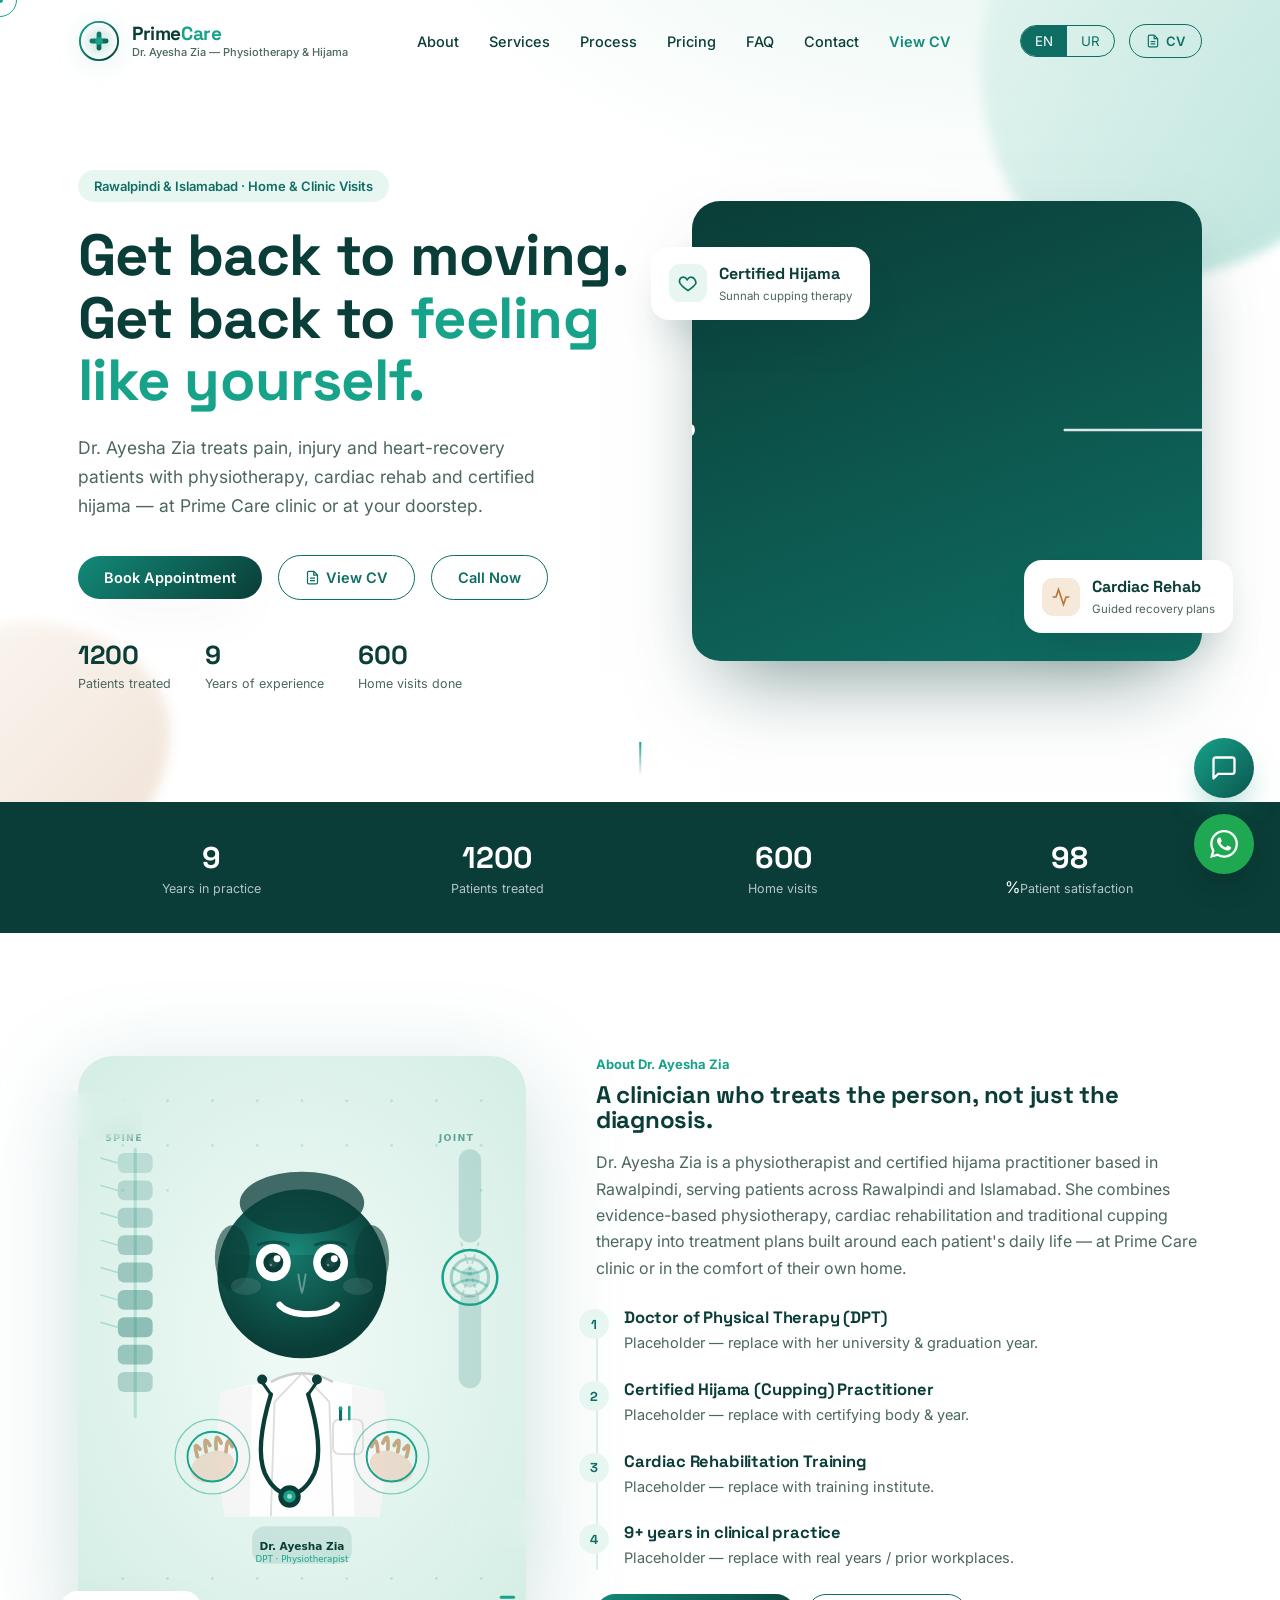
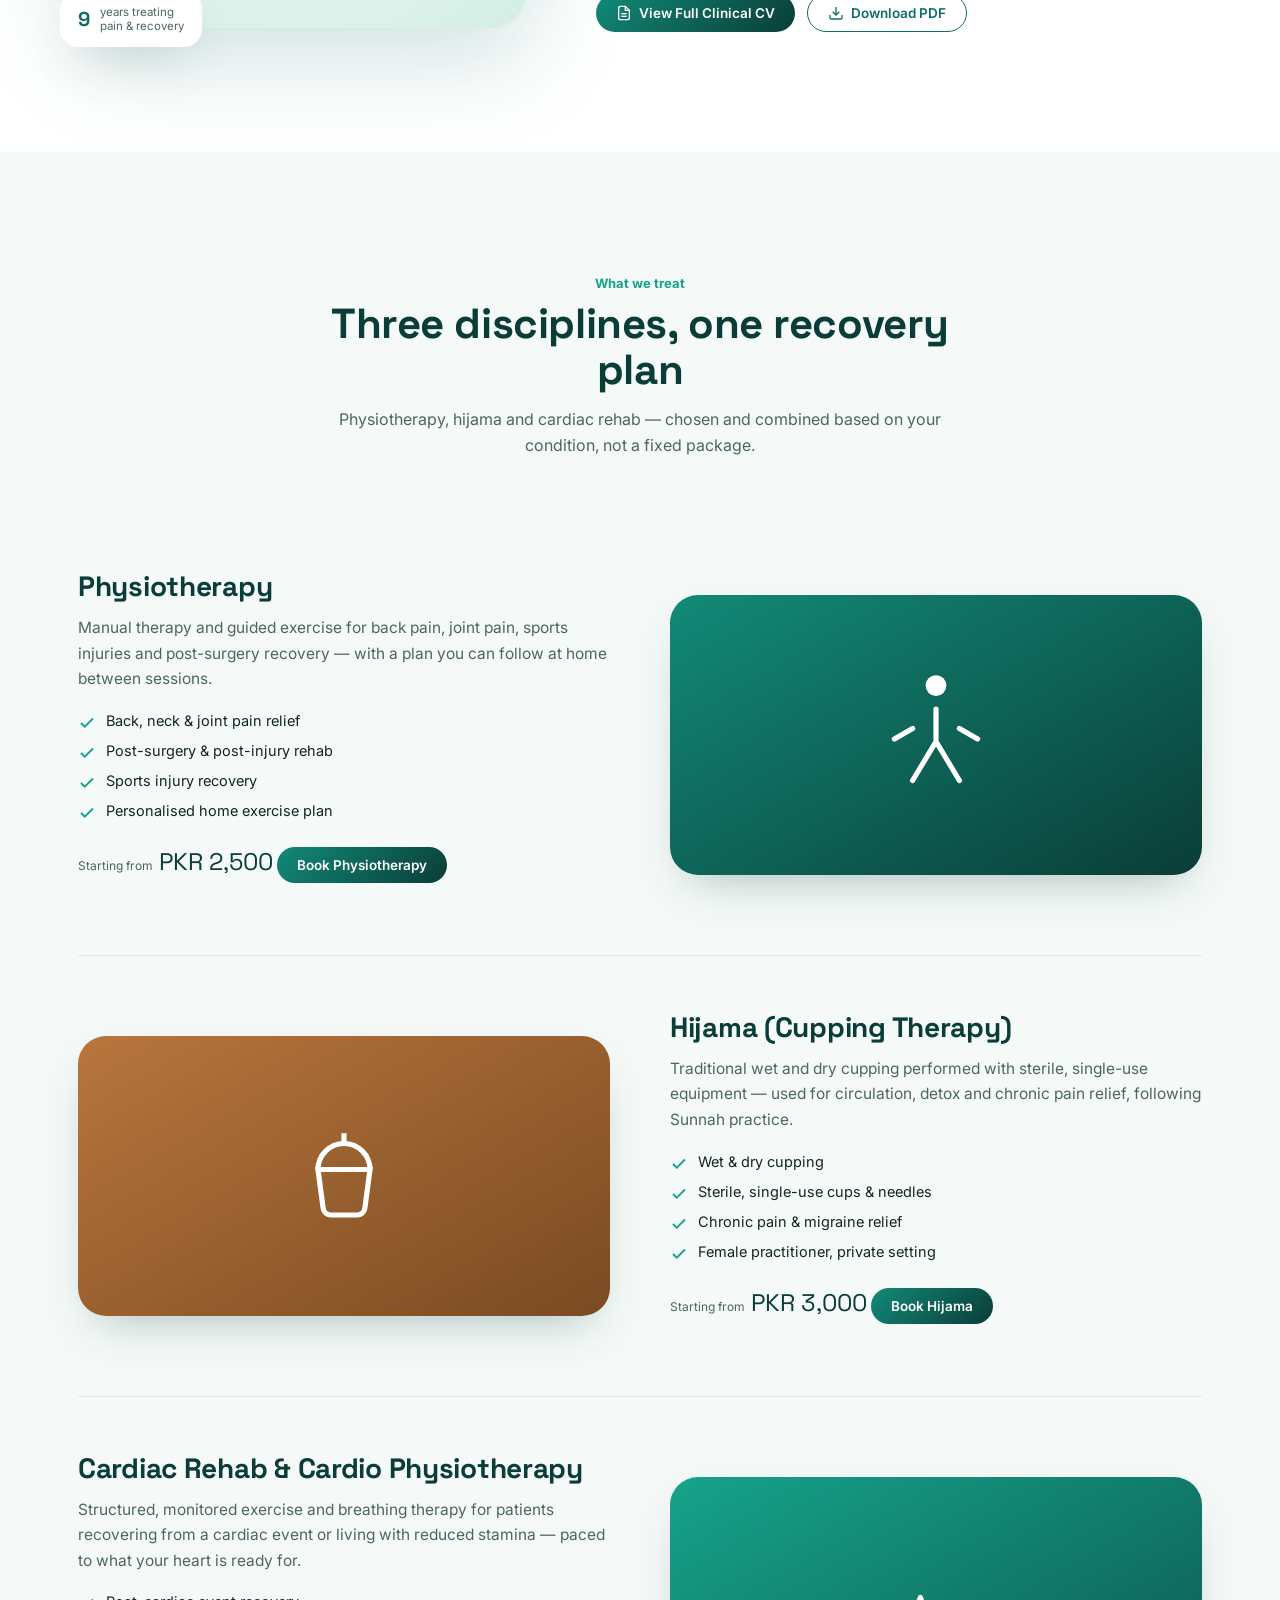
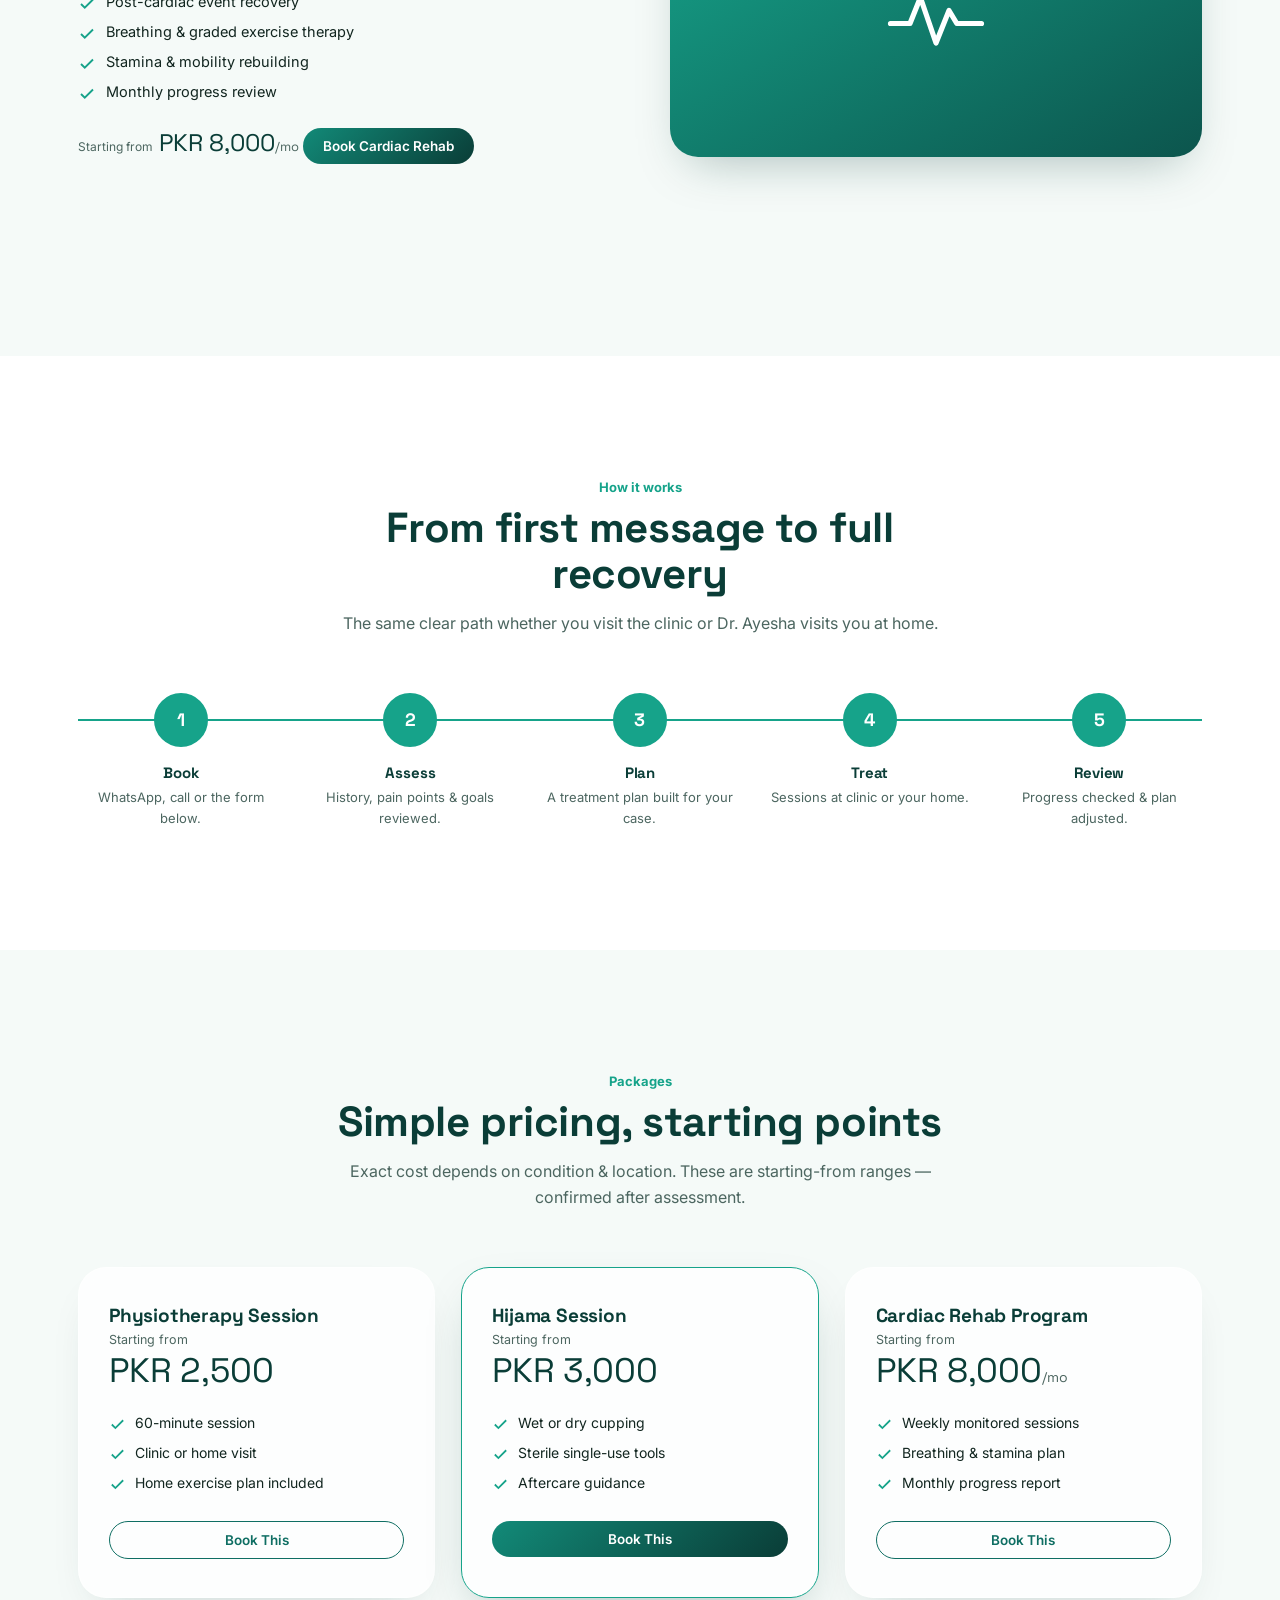
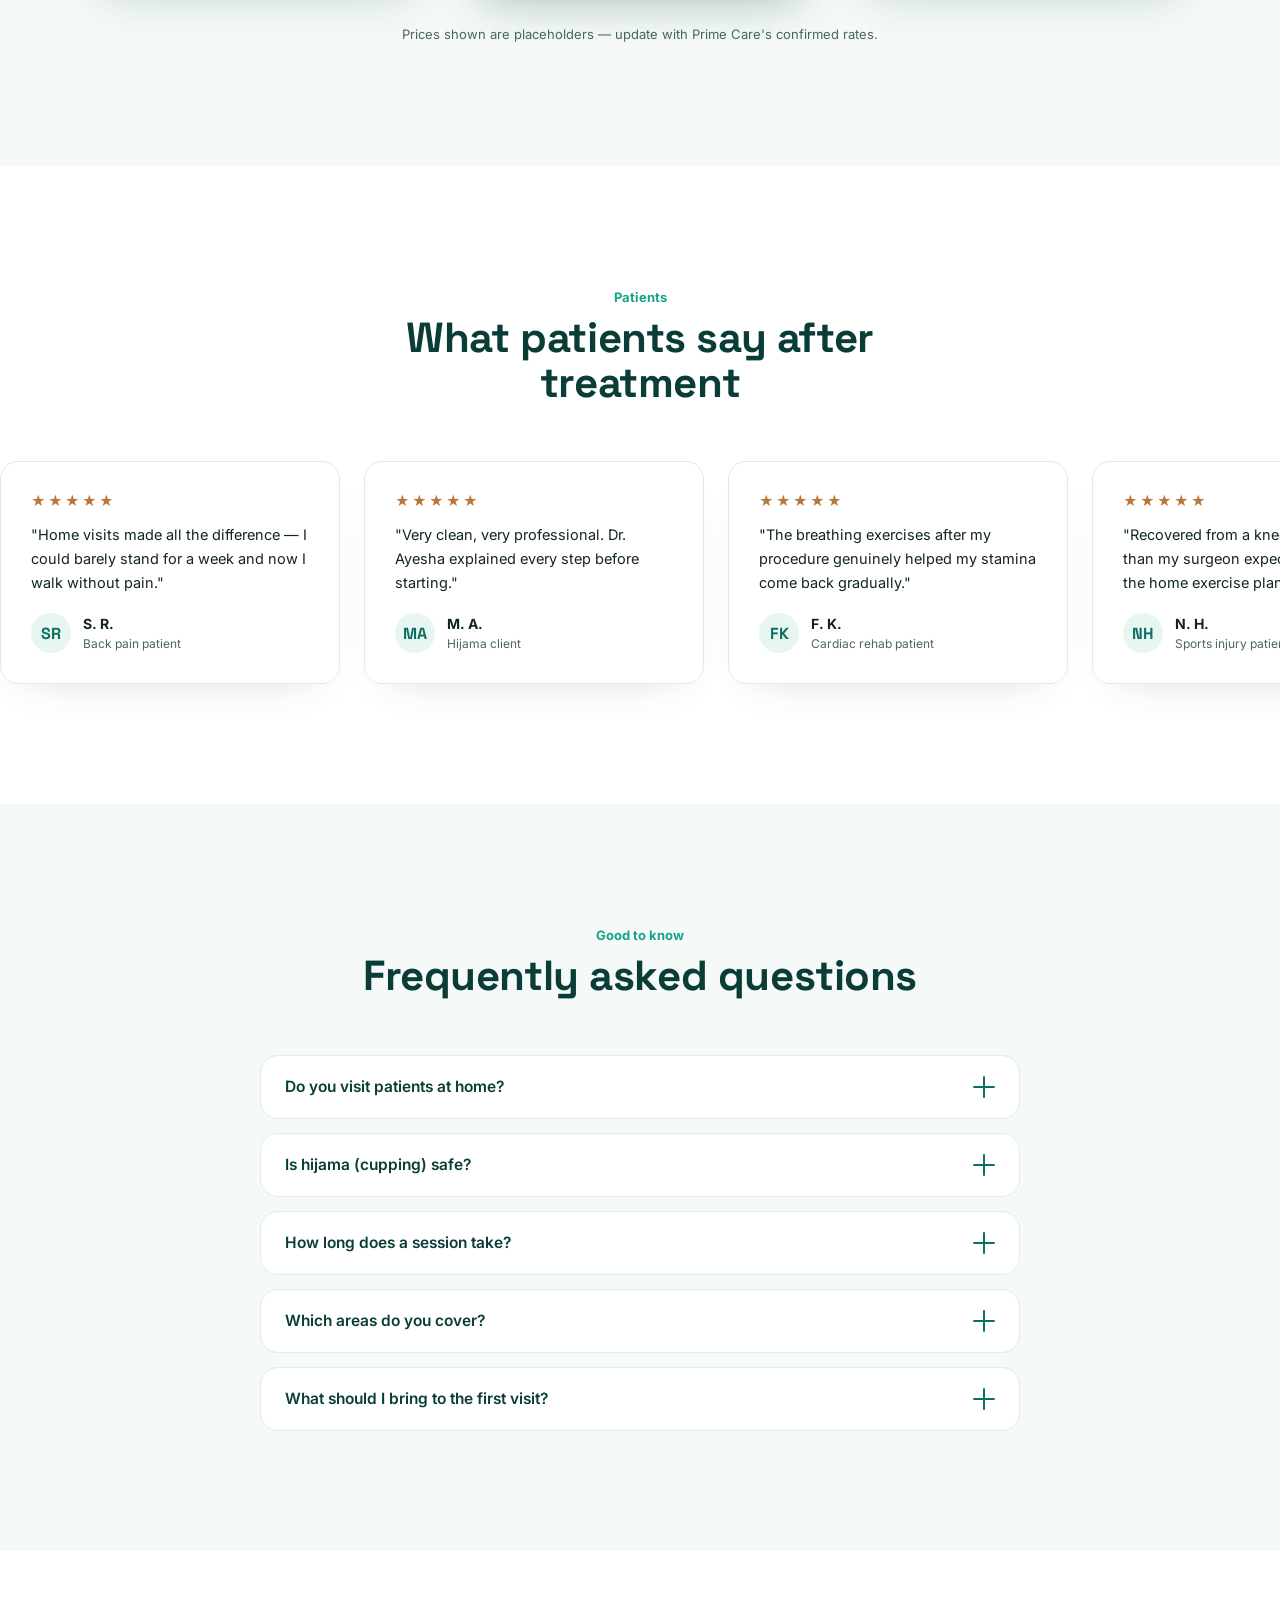
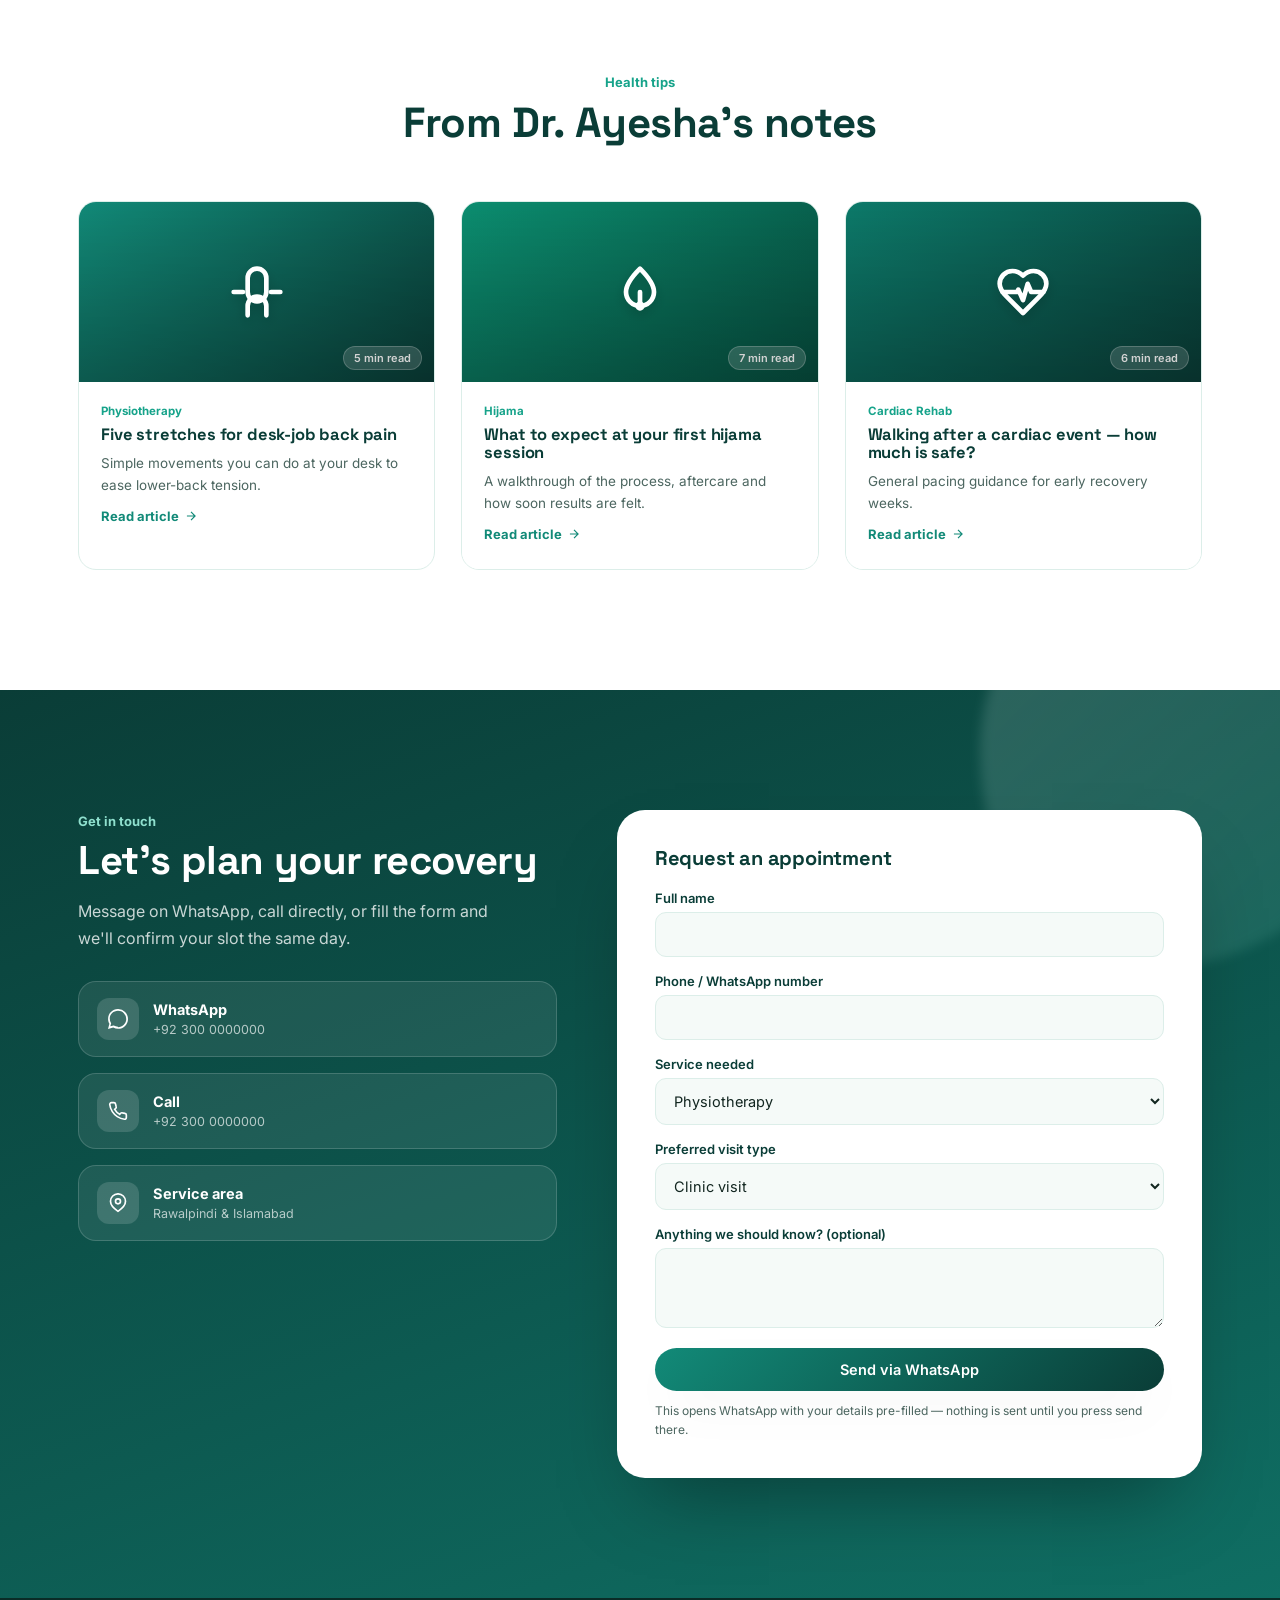
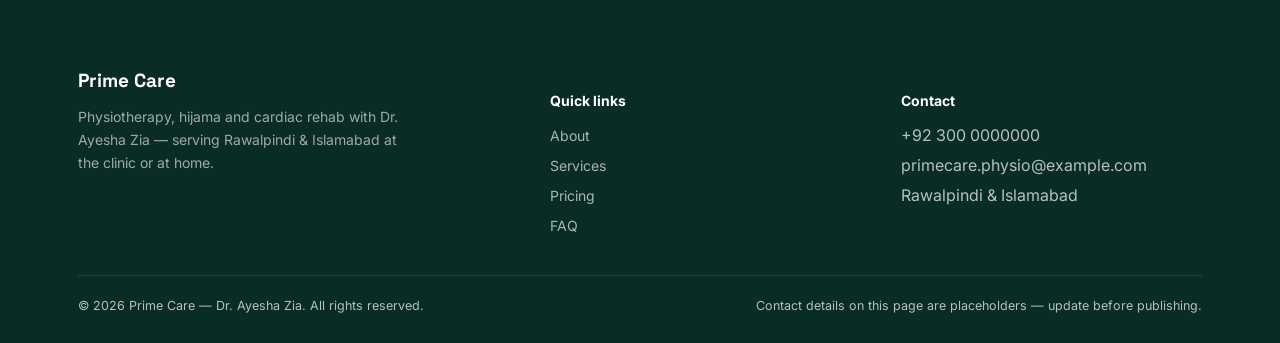
<file: index.html>
<!DOCTYPE html>
<html lang="en" dir="ltr">
<head>
<meta charset="UTF-8">
<meta name="viewport" content="width=device-width, initial-scale=1.0">
<title>Prime Care — Dr. Ayesha Zia | Physiotherapy, Hijama &amp; Cardiac Rehab</title>
<meta name="description" content="Prime Care with Dr. Ayesha Zia — Physiotherapy, Hijama (cupping) and cardiac rehab in Rawalpindi &amp; Islamabad. Home and clinic visits.">
<link rel="preconnect" href="https://fonts.googleapis.com">
<link rel="preconnect" href="https://fonts.gstatic.com" crossorigin>
<link href="https://fonts.googleapis.com/css2?family=Space+Grotesk:wght@400;500;600;700&family=Inter:wght@400;500;600;700;800&family=Noto+Nastaliq+Urdu:wght@400;600;700&display=swap" rel="stylesheet">
<link rel="stylesheet" href="styles.css">
</head>
<body>

<!-- ============ HEADER ============ -->
<header id="siteHeader">
  <div class="container nav-row">
    <div class="brand">
      <!-- Prime Care Logo -->
      <a href="#" class="brand-logo" aria-label="Prime Care Home">
        <!-- Logo Mark (animated SVG icon) -->
        <svg class="logo-mark" viewBox="0 0 44 44" fill="none" xmlns="http://www.w3.org/2000/svg" aria-hidden="true">
          <!-- Outer ring -->
          <circle cx="22" cy="22" r="20" stroke="url(#logoGrad)" stroke-width="2"/>
          <!-- Inner body glow -->
          <circle cx="22" cy="22" r="16" fill="url(#logoBg)" opacity="0.15"/>
          <!-- Cross / plus shape -->
          <rect x="19.5" y="12" width="5" height="20" rx="2.5" fill="url(#logoGrad)"/>
          <rect x="12" y="19.5" width="20" height="5" rx="2.5" fill="url(#logoGrad)"/>
          <!-- Heartbeat pulse dot -->
          <circle class="logo-pulse" cx="22" cy="22" r="4" fill="#16A38A"/>
          <defs>
            <linearGradient id="logoGrad" x1="4" y1="4" x2="40" y2="40" gradientUnits="userSpaceOnUse">
              <stop offset="0%" stop-color="#16A38A"/>
              <stop offset="100%" stop-color="#0A3D37"/>
            </linearGradient>
            <radialGradient id="logoBg" cx="50%" cy="50%" r="50%">
              <stop offset="0%" stop-color="#16A38A"/>
              <stop offset="100%" stop-color="#0A3D37" stop-opacity="0"/>
            </radialGradient>
          </defs>
        </svg>
        <!-- Wordmark -->
        <div class="brand-text">
          <span class="brand-name">Prime<span class="brand-accent">Care</span></span>
          <small data-i18n="brand.sub">Dr. Ayesha Zia — Physiotherapy &amp; Hijama</small>
        </div>
      </a>
    </div>
    <nav class="links">
      <a href="#about" data-i18n="nav.about">About</a>
      <a href="#services" data-i18n="nav.services">Services</a>
      <a href="#process" data-i18n="nav.process">Process</a>
      <a href="#pricing" data-i18n="nav.pricing">Pricing</a>
      <a href="#faq" data-i18n="nav.faq">FAQ</a>
      <a href="#contact" data-i18n="nav.contact">Contact</a>
      <a href="cv.html" target="_blank" style="font-weight:600; color:var(--teal-600);">View CV</a>
    </nav>
    <div class="nav-actions">
      <div class="lang-toggle">
        <button data-lang="en" class="active">EN</button>
        <button data-lang="ur">UR</button>
      </div>
      <a href="cv.html" target="_blank" class="btn btn-ghost btn-sm" id="navCvDesktop" style="padding:8px 16px; font-size:13px; text-decoration:none; display:inline-flex; align-items:center; gap:6px;">
        <svg width="14" height="14" viewBox="0 0 24 24" fill="none" stroke="currentColor" stroke-width="2"><path d="M14 2H6a2 2 0 0 0-2 2v16a2 2 0 0 0 2 2h12a2 2 0 0 0 2-2V8z"></path><polyline points="14 2 14 8 20 8"></polyline><line x1="16" y1="13" x2="8" y2="13"></line><line x1="16" y1="17" x2="8" y2="17"></line></svg>
        CV
      </a>
      <a href="#contact" class="btn btn-primary btn-sm" style="display:none" id="navBookDesktop" data-i18n="nav.book">Book Appointment</a>
      <button class="burger" id="burgerBtn" aria-label="Menu"><span></span><span></span><span></span></button>
    </div>
  </div>
</header>

<div class="mobile-menu" id="mobileMenu">
  <div class="close-x" id="closeMenu"><span></span><span></span></div>
  <a href="#about" data-i18n="nav.about">About</a>
  <a href="#services" data-i18n="nav.services">Services</a>
  <a href="#process" data-i18n="nav.process">Process</a>
  <a href="#pricing" data-i18n="nav.pricing">Pricing</a>
  <a href="#faq" data-i18n="nav.faq">FAQ</a>
  <a href="#contact" data-i18n="nav.contact">Contact</a>
  <a href="cv.html" target="_blank" style="font-weight:700; color:var(--teal-600);">📄 View Dr. Ayesha's CV</a>
</div>

<!-- ============ HERO ============ -->
<section class="hero" id="top">
  <div class="blob blob-1"></div>
  <div class="blob blob-2"></div>
  <div class="container hero-grid">
    <div>
      <span class="hero-tag" data-i18n="hero.tag">Rawalpindi &amp; Islamabad · Home &amp; Clinic Visits</span>
      <h1 data-i18n="hero.title">Get back to moving.<br>Get back to <span class="accent">feeling like yourself.</span></h1>
      <p class="lead" data-i18n="hero.lead">Dr. Ayesha Zia treats pain, injury and heart-recovery patients with physiotherapy, cardiac rehab and certified hijama — at Prime Care clinic or at your doorstep.</p>
      <div class="hero-ctas">
        <a href="#contact" class="btn btn-primary" data-i18n="hero.cta1">Book Appointment</a>
        <a href="cv.html" target="_blank" class="btn btn-ghost" style="display:inline-flex; align-items:center; gap:6px;">
          <svg width="15" height="15" viewBox="0 0 24 24" fill="none" stroke="currentColor" stroke-width="2"><path d="M14 2H6a2 2 0 0 0-2 2v16a2 2 0 0 0 2 2h12a2 2 0 0 0 2-2V8z"></path><polyline points="14 2 14 8 20 8"></polyline><line x1="16" y1="13" x2="8" y2="13"></line><line x1="16" y1="17" x2="8" y2="17"></line></svg>
          View CV
        </a>
        <a href="tel:+923409562827" class="btn btn-ghost" data-i18n="hero.cta2">Call Now</a>
      </div>
      <div class="hero-stats">
        <div class="stat"><b class="counter" data-target="1200">0</b><span data-i18n="hero.stat1">Patients treated</span></div>
        <div class="stat"><b class="counter" data-target="9">0</b><span data-i18n="hero.stat2">Years of experience</span></div>
        <div class="stat"><b class="counter" data-target="600">0</b><span data-i18n="hero.stat3">Home visits done</span></div>
      </div>
    </div>
    <div class="hero-visual reveal-scale" id="heroVisual">
      <div class="ecg-card">
        <svg viewBox="0 0 900 120" preserveAspectRatio="none">
          <path class="ecg-path" d="M0,60 L60,60 L80,10 L100,110 L120,60 L200,60 L220,20 L240,90 L260,60 L900,60"></path>
          <circle class="ecg-dot" r="5"></circle>
        </svg>
      </div>
      <div class="float-card fc-1">
        <div class="ico"><svg width="20" height="20" viewBox="0 0 24 24" fill="none" stroke="currentColor" stroke-width="2"><path d="M12 21s-7-4.35-9.5-8.5C.5 8.5 3 5 6.5 5c2 0 3.5 1.5 4.5 3 1-1.5 2.5-3 4.5-3C19 5 21.5 8.5 21.5 12.5 19 16.65 12 21 12 21z"/></svg></div>
        <div><b data-i18n="hero.card1t">Certified Hijama</b><span data-i18n="hero.card1s">Sunnah cupping therapy</span></div>
      </div>
      <div class="float-card fc-2">
        <div class="ico"><svg width="20" height="20" viewBox="0 0 24 24" fill="none" stroke="currentColor" stroke-width="2"><path d="M22 12h-4l-3 9L9 3l-3 9H2"/></svg></div>
        <div><b data-i18n="hero.card2t">Cardiac Rehab</b><span data-i18n="hero.card2s">Guided recovery plans</span></div>
      </div>
    </div>
  </div>
  <div class="scroll-cue"><div class="line"></div></div>
</section>

<!-- ============ TRUST STRIP ============ -->
<section class="trust">
  <div class="container trust-row reveal">
    <div class="stat"><b class="counter" data-target="9">0</b><span data-i18n="trust.s1">Years in practice</span></div>
    <div class="stat"><b class="counter" data-target="1200">0</b><span data-i18n="trust.s2">Patients treated</span></div>
    <div class="stat"><b class="counter" data-target="600">0</b><span data-i18n="trust.s3">Home visits</span></div>
    <div class="stat"><b class="counter" data-target="98">0</b>%<span data-i18n="trust.s4">Patient satisfaction</span></div>
  </div>
</section>

<!-- ============ ABOUT ============ -->
<section class="about" id="about">
  <div class="container about-grid">
    <div class="about-art reveal-l" id="aboutArt">
      <svg id="doctorAvatar" viewBox="0 0 360 460" fill="none" xmlns="http://www.w3.org/2000/svg">
        <defs>
          <radialGradient id="headGrad" cx="45%" cy="40%" r="55%">
            <stop offset="0%" stop-color="#1a8a7a"/>
            <stop offset="100%" stop-color="#0A3D37"/>
          </radialGradient>
          <radialGradient id="bgGrad" cx="50%" cy="50%" r="70%">
            <stop offset="0%" stop-color="#f0faf6"/>
            <stop offset="100%" stop-color="#d4eee5"/>
          </radialGradient>
          <filter id="glow">
            <feGaussianBlur stdDeviation="3" result="blur"/>
            <feComposite in="SourceGraphic" in2="blur" operator="over"/>
          </filter>
          <clipPath id="cardClip">
            <rect x="0" y="0" width="360" height="460" rx="28"/>
          </clipPath>
        </defs>

        <!-- ── Background ── -->
        <rect x="0" y="0" width="360" height="460" rx="28" fill="url(#bgGrad)"/>
        <!-- Dot grid -->
        <g opacity="0.18">
          <circle cx="36" cy="36" r="1.2" fill="#16A38A"/><circle cx="72" cy="36" r="1.2" fill="#16A38A"/><circle cx="108" cy="36" r="1.2" fill="#16A38A"/><circle cx="144" cy="36" r="1.2" fill="#16A38A"/><circle cx="180" cy="36" r="1.2" fill="#16A38A"/><circle cx="216" cy="36" r="1.2" fill="#16A38A"/><circle cx="252" cy="36" r="1.2" fill="#16A38A"/><circle cx="288" cy="36" r="1.2" fill="#16A38A"/><circle cx="324" cy="36" r="1.2" fill="#16A38A"/>
          <circle cx="36" cy="72" r="1.2" fill="#16A38A"/><circle cx="72" cy="72" r="1.2" fill="#16A38A"/><circle cx="108" cy="72" r="1.2" fill="#16A38A"/><circle cx="144" cy="72" r="1.2" fill="#16A38A"/><circle cx="180" cy="72" r="1.2" fill="#16A38A"/><circle cx="216" cy="72" r="1.2" fill="#16A38A"/><circle cx="252" cy="72" r="1.2" fill="#16A38A"/><circle cx="288" cy="72" r="1.2" fill="#16A38A"/><circle cx="324" cy="72" r="1.2" fill="#16A38A"/>
          <circle cx="36" cy="108" r="1.2" fill="#16A38A"/><circle cx="72" cy="108" r="1.2" fill="#16A38A"/><circle cx="324" cy="108" r="1.2" fill="#16A38A"/>
          <circle cx="36" cy="420" r="1.2" fill="#16A38A"/><circle cx="72" cy="420" r="1.2" fill="#16A38A"/><circle cx="108" cy="420" r="1.2" fill="#16A38A"/><circle cx="144" cy="420" r="1.2" fill="#16A38A"/><circle cx="180" cy="420" r="1.2" fill="#16A38A"/><circle cx="216" cy="420" r="1.2" fill="#16A38A"/><circle cx="252" cy="420" r="1.2" fill="#16A38A"/><circle cx="288" cy="420" r="1.2" fill="#16A38A"/><circle cx="324" cy="420" r="1.2" fill="#16A38A"/>
        </g>

        <!-- ── Spine Anatomy (left panel) ── -->
        <g id="spineGroup" opacity="0.9">
          <text x="22" y="68" font-size="7.5" fill="#0F6E63" font-family="system-ui,sans-serif" font-weight="700" letter-spacing="1" opacity="0.6">SPINE</text>
          <!-- spinal cord line -->
          <line x1="46" y1="75" x2="46" y2="290" stroke="#16A38A" stroke-width="2.5" stroke-linecap="round" opacity="0.25"/>
          <!-- vertebrae -->
          <rect class="vertebra" x="32" y="78" width="28" height="16" rx="5" fill="#0F6E63" opacity="0.18"/>
          <rect class="vertebra" x="32" y="100" width="28" height="16" rx="5" fill="#0F6E63" opacity="0.22"/>
          <rect class="vertebra" x="32" y="122" width="28" height="16" rx="5" fill="#0F6E63" opacity="0.27"/>
          <rect class="vertebra" x="32" y="144" width="28" height="16" rx="5" fill="#0F6E63" opacity="0.32"/>
          <rect class="vertebra" x="32" y="166" width="28" height="16" rx="5" fill="#0F6E63" opacity="0.36"/>
          <rect class="vertebra" x="32" y="188" width="28" height="16" rx="5" fill="#0F6E63" opacity="0.4"/>
          <rect class="vertebra" x="32" y="210" width="28" height="16" rx="5" fill="#0F6E63" opacity="0.44"/>
          <rect class="vertebra" x="32" y="232" width="28" height="16" rx="5" fill="#0F6E63" opacity="0.38"/>
          <rect class="vertebra" x="32" y="254" width="28" height="16" rx="5" fill="#0F6E63" opacity="0.28"/>
          <!-- nerve roots -->
          <line x1="32" y1="86" x2="18" y2="82" stroke="#16A38A" stroke-width="1.2" opacity="0.3"/>
          <line x1="32" y1="108" x2="18" y2="104" stroke="#16A38A" stroke-width="1.2" opacity="0.3"/>
          <line x1="32" y1="130" x2="18" y2="126" stroke="#16A38A" stroke-width="1.2" opacity="0.3"/>
          <line x1="32" y1="152" x2="18" y2="148" stroke="#16A38A" stroke-width="1.2" opacity="0.3"/>
          <line x1="32" y1="174" x2="18" y2="170" stroke="#16A38A" stroke-width="1.2" opacity="0.3"/>
          <line x1="32" y1="196" x2="18" y2="192" stroke="#16A38A" stroke-width="1.2" opacity="0.3"/>
          <line x1="32" y1="218" x2="18" y2="214" stroke="#16A38A" stroke-width="1.2" opacity="0.3"/>
          <!-- Highlighted active vertebra (healed!) -->
          <rect id="healedVert" x="30" y="142" width="32" height="20" rx="6" fill="none" stroke="#16A38A" stroke-width="1.5" opacity="0"/>
        </g>

        <!-- ── Knee Joint (right panel) ── -->
        <g id="kneeGroup">
          <text x="290" y="68" font-size="7.5" fill="#0F6E63" font-family="system-ui,sans-serif" font-weight="700" letter-spacing="1" opacity="0.6">JOINT</text>
          <!-- Femur bone -->
          <rect x="306" y="75" width="18" height="75" rx="9" fill="#0F6E63" opacity="0.18"/>
          <!-- Tibia bone -->
          <rect x="306" y="192" width="18" height="75" rx="9" fill="#0F6E63" opacity="0.18"/>
          <!-- Knee cap -->
          <ellipse cx="315" cy="178" rx="15" ry="15" fill="none" stroke="#0F6E63" stroke-width="2.5" opacity="0.28"/>
          <ellipse cx="315" cy="178" rx="8" ry="8" fill="#0F6E63" opacity="0.18"/>
          <!-- Cartilage -->
          <path d="M301 170 Q315 180 329 170" stroke="#16A38A" stroke-width="2" fill="none" opacity="0.4"/>
          <path d="M301 185 Q315 175 329 185" stroke="#16A38A" stroke-width="2" fill="none" opacity="0.4"/>
          <!-- Ligaments -->
          <line x1="308" y1="150" x2="322" y2="195" stroke="#0F6E63" stroke-width="1.5" opacity="0.2" stroke-dasharray="3 2"/>
          <line x1="322" y1="150" x2="308" y2="195" stroke="#0F6E63" stroke-width="1.5" opacity="0.2" stroke-dasharray="3 2"/>
          <!-- Healing glow ring -->
          <circle id="kneeGlow" cx="315" cy="178" r="22" fill="none" stroke="#16A38A" stroke-width="2"/>
        </g>

        <!-- ── Doctor Body / White Coat ── -->
        <!-- Coat base -->
        <path d="M118 370 Q108 310 115 270 L180 255 L245 270 Q252 310 242 370 Z" fill="white" opacity="0.95"/>
        <!-- Coat shading -->
        <path d="M118 370 Q108 310 115 270 L140 265 L138 370Z" fill="#f0f0f0" opacity="0.6"/>
        <path d="M242 370 Q252 310 245 270 L220 265 L222 370Z" fill="#f0f0f0" opacity="0.6"/>
        <!-- Lapels -->
        <path d="M180 255 L158 278 L155 370" stroke="#ddd" stroke-width="1.5" fill="none"/>
        <path d="M180 255 L202 278 L205 370" stroke="#ddd" stroke-width="1.5" fill="none"/>
        <!-- Coat collar -->
        <path d="M155 262 Q180 248 205 262" stroke="#ccc" stroke-width="2" fill="none"/>
        <!-- Breast pocket -->
        <rect x="205" y="292" width="24" height="28" rx="5" fill="none" stroke="#ddd" stroke-width="1.5"/>
        <!-- Pens in pocket -->
        <line x1="211" y1="292" x2="211" y2="284" stroke="#0F6E63" stroke-width="2.5" stroke-linecap="round"/>
        <circle cx="211" cy="283" r="1.5" fill="#16A38A"/>
        <line x1="218" y1="292" x2="218" y2="282" stroke="#16A38A" stroke-width="2" stroke-linecap="round"/>
        <!-- Stethoscope -->
        <path d="M155 272 Q142 315 150 335 Q158 352 170 352 Q182 352 190 335 Q198 315 185 272"
              stroke="#0A3D37" stroke-width="3.5" fill="none" stroke-linecap="round"/>
        <circle cx="170" cy="354" r="9" fill="#0A3D37"/>
        <circle cx="170" cy="354" r="5" fill="#16A38A"/>
        <circle cx="170" cy="354" r="2" fill="#fff" opacity="0.6"/>
        <!-- Stethoscope earpieces -->
        <line x1="155" y1="272" x2="148" y2="262" stroke="#0A3D37" stroke-width="2.5" stroke-linecap="round"/>
        <line x1="185" y1="272" x2="192" y2="262" stroke="#0A3D37" stroke-width="2.5" stroke-linecap="round"/>
        <circle cx="148" cy="260" r="4" fill="#0A3D37"/>
        <circle cx="192" cy="260" r="4" fill="#0A3D37"/>

        <!-- Healing hands -->
        <!-- Left hand (open palm, glowing) -->
        <g id="leftHandGroup">
          <ellipse cx="108" cy="330" rx="18" ry="12" fill="#E8D5C4" opacity="0.8" transform="rotate(-20 108 330)"/>
          <!-- Fingers -->
          <path d="M96 322 Q92 308 98 316" stroke="#c4a882" stroke-width="3" fill="none" stroke-linecap="round"/>
          <path d="M103 318 Q100 303 106 313" stroke="#c4a882" stroke-width="3" fill="none" stroke-linecap="round"/>
          <path d="M111 316 Q110 300 115 311" stroke="#c4a882" stroke-width="3" fill="none" stroke-linecap="round"/>
          <path d="M119 318 Q120 303 124 314" stroke="#c4a882" stroke-width="3" fill="none" stroke-linecap="round"/>
          <!-- Healing glow rings -->
          <circle id="handGlowL" cx="108" cy="322" r="20" fill="none" stroke="#16A38A" stroke-width="1.5"/>
          <circle id="handGlowL2" cx="108" cy="322" r="30" fill="none" stroke="#16A38A" stroke-width="1" opacity="0.5"/>
        </g>
        <!-- Right hand -->
        <g id="rightHandGroup">
          <ellipse cx="252" cy="330" rx="18" ry="12" fill="#E8D5C4" opacity="0.8" transform="rotate(20 252 330)"/>
          <path d="M264 322 Q268 308 262 316" stroke="#c4a882" stroke-width="3" fill="none" stroke-linecap="round"/>
          <path d="M257 318 Q260 303 254 313" stroke="#c4a882" stroke-width="3" fill="none" stroke-linecap="round"/>
          <path d="M249 316 Q250 300 245 311" stroke="#c4a882" stroke-width="3" fill="none" stroke-linecap="round"/>
          <path d="M241 318 Q240 303 236 314" stroke="#c4a882" stroke-width="3" fill="none" stroke-linecap="round"/>
          <circle id="handGlowR" cx="252" cy="322" r="20" fill="none" stroke="#16A38A" stroke-width="1.5"/>
          <circle id="handGlowR2" cx="252" cy="322" r="30" fill="none" stroke="#16A38A" stroke-width="1" opacity="0.5"/>
        </g>

        <!-- Neck -->
        <rect x="165" y="210" width="30" height="30" rx="13" fill="#c8a882" opacity="0.9"/>

        <!-- ── Head ── -->
        <circle id="drHead" cx="180" cy="175" r="68" fill="url(#headGrad)"/>
        <!-- Hair / scarf (hijab-style, respectful) -->
        <ellipse cx="180" cy="118" rx="50" ry="25" fill="#0A3D37" opacity="0.75"/>
        <ellipse cx="124" cy="162" rx="14" ry="26" fill="#0A3D37" opacity="0.6"/>
        <ellipse cx="236" cy="162" rx="14" ry="26" fill="#0A3D37" opacity="0.6"/>
        <path d="M115 160 Q118 215 150 228 Q165 234 180 234 Q195 234 210 228 Q242 215 245 160"
              fill="#0A3D37" opacity="0.28"/>

        <!-- ── Left Eye ── -->
        <g id="eyeGroupLeft">
          <ellipse cx="157" cy="166" rx="14" ry="15" fill="white"/>
          <circle id="pupilLeft" cx="157" cy="166" r="8" fill="#0A3D37"/>
          <circle id="pupilLeftIris" cx="157" cy="166" r="4" fill="#1a4a44"/>
          <circle id="glintLeft" cx="160" cy="163" r="2.8" fill="white"/>
          <circle cx="155" cy="168" r="1" fill="white" opacity="0.4"/>
          <rect id="blinkLeft" x="143" y="151" width="28" height="0" fill="url(#headGrad)" rx="5"/>
          <!-- Eyelash / brow -->
          <path d="M144 152 Q157 147 170 152" stroke="#0A3D37" stroke-width="2.5" fill="none" opacity="0.6"/>
        </g>

        <!-- ── Right Eye ── -->
        <g id="eyeGroupRight">
          <ellipse cx="203" cy="166" rx="14" ry="15" fill="white"/>
          <circle id="pupilRight" cx="203" cy="166" r="8" fill="#0A3D37"/>
          <circle id="pupilRightIris" cx="203" cy="166" r="4" fill="#1a4a44"/>
          <circle id="glintRight" cx="206" cy="163" r="2.8" fill="white"/>
          <circle cx="201" cy="168" r="1" fill="white" opacity="0.4"/>
          <rect id="blinkRight" x="189" y="151" width="28" height="0" fill="url(#headGrad)" rx="5"/>
          <path d="M190 152 Q203 147 216 152" stroke="#0A3D37" stroke-width="2.5" fill="none" opacity="0.6"/>
        </g>

        <!-- Nose -->
        <path d="M177 175 Q179 188 180 190 Q181 188 183 175" stroke="#fff" stroke-width="1.5" fill="none" opacity="0.35"/>

        <!-- Smile -->
        <path id="drSmile" d="M162 200c9 10 38 10 46 0" stroke="#fff" stroke-width="5" fill="none" stroke-linecap="round"/>
        <!-- Cheeks -->
        <ellipse cx="135" cy="185" rx="12" ry="7" fill="#fff" opacity="0.1"/>
        <ellipse cx="225" cy="185" rx="12" ry="7" fill="#fff" opacity="0.1"/>

        <!-- ── Name Badge ── -->
        <rect x="140" y="378" width="80" height="30" rx="10" fill="#0F6E63" opacity="0.12"/>
        <text x="180" y="397" text-anchor="middle" font-size="8.5" fill="#0A3D37" font-family="system-ui,sans-serif" font-weight="700">Dr. Ayesha Zia</text>
        <text x="180" y="407" text-anchor="middle" font-size="7" fill="#16A38A" font-family="system-ui,sans-serif">DPT · Physiotherapist</text>

        <!-- ── ECG / Heartbeat line at bottom ── -->
        <g clip-path="url(#cardClip)">
          <path id="ecgPath"
            d="M10 435 L55 435 L70 413 L82 457 L97 393 L112 457 L127 413 L142 435 L350 435"
            stroke="#16A38A" stroke-width="2.5" fill="none"
            stroke-linecap="round" stroke-linejoin="round"
            stroke-dasharray="520" stroke-dashoffset="520"/>
        </g>

        <!-- ── Floating healing particles ── -->
        <circle id="fp1" cx="90" cy="300" r="3" fill="#16A38A" opacity="0"/>
        <circle id="fp2" cx="80" cy="270" r="2" fill="#16A38A" opacity="0"/>
        <circle id="fp3" cx="275" cy="295" r="3" fill="#16A38A" opacity="0"/>
        <circle id="fp4" cx="285" cy="265" r="2" fill="#16A38A" opacity="0"/>
        <circle id="fp5" cx="100" cy="240" r="1.5" fill="#16A38A" opacity="0"/>
        <circle id="fp6" cx="265" cy="240" r="1.5" fill="#16A38A" opacity="0"/>
      </svg>

      <!-- Floating mini info cards on avatar -->
      <div class="avatar-chip chip-tl">
        <span class="chip-icon">🦴</span>
        <div><b>Spine</b><small>Rehab</small></div>
      </div>
      <div class="avatar-chip chip-br">
        <span class="chip-icon">🫀</span>
        <div><b>Cardiac</b><small>Recovery</small></div>
      </div>

      <div class="about-badge">
        <b class="counter" data-target="9">0</b>
        <span data-i18n="about.badge">years treating<br>pain &amp; recovery</span>
      </div>
    </div>
    <div class="reveal-r">
      <span class="kicker" data-i18n="about.kicker">About Dr. Ayesha Zia</span>
      <h2 data-i18n="about.title">A clinician who treats the person, not just the diagnosis.</h2>
      <p style="margin-top:16px; font-size:16px;" data-i18n="about.body">Dr. Ayesha Zia is a physiotherapist and certified hijama practitioner based in Rawalpindi, serving patients across Rawalpindi and Islamabad. She combines evidence-based physiotherapy, cardiac rehabilitation and traditional cupping therapy into treatment plans built around each patient's daily life — at Prime Care clinic or in the comfort of their own home.</p>
      <div class="cred-list">
        <div class="cred-item" data-n="1">
          <h4 data-i18n="about.c1t">Doctor of Physical Therapy (DPT)</h4>
          <p data-i18n="about.c1d">Placeholder — replace with her university &amp; graduation year.</p>
        </div>
        <div class="cred-item" data-n="2">
          <h4 data-i18n="about.c2t">Certified Hijama (Cupping) Practitioner</h4>
          <p data-i18n="about.c2d">Placeholder — replace with certifying body &amp; year.</p>
        </div>
        <div class="cred-item" data-n="3">
          <h4 data-i18n="about.c3t">Cardiac Rehabilitation Training</h4>
          <p data-i18n="about.c3d">Placeholder — replace with training institute.</p>
        </div>
        <div class="cred-item" data-n="4">
          <h4 data-i18n="about.c4t">9+ years in clinical practice</h4>
          <p data-i18n="about.c4d">Placeholder — replace with real years / prior workplaces.</p>
        </div>
      </div>
      <div style="margin-top:24px; display:flex; gap:12px; flex-wrap:wrap;">
        <a href="cv.html" target="_blank" class="btn btn-primary btn-sm" style="display:inline-flex; align-items:center; gap:7px; text-decoration:none;">
          <svg width="16" height="16" viewBox="0 0 24 24" fill="none" stroke="currentColor" stroke-width="2"><path d="M14 2H6a2 2 0 0 0-2 2v16a2 2 0 0 0 2 2h12a2 2 0 0 0 2-2V8z"></path><polyline points="14 2 14 8 20 8"></polyline><line x1="16" y1="13" x2="8" y2="13"></line><line x1="16" y1="17" x2="8" y2="17"></line></svg>
          View Full Clinical CV
        </a>
        <a href="cv.pdf" download class="btn btn-ghost btn-sm" style="display:inline-flex; align-items:center; gap:7px; text-decoration:none;">
          <svg width="16" height="16" viewBox="0 0 24 24" fill="none" stroke="currentColor" stroke-width="2"><path d="M21 15v4a2 2 0 0 1-2 2H5a2 2 0 0 1-2-2v-4"></path><polyline points="7 10 12 15 17 10"></polyline><line x1="12" y1="15" x2="12" y2="3"></line></svg>
          Download PDF
        </a>
      </div>
    </div>
  </div>
</section>

<!-- ============ SERVICES ============ -->
<section class="services" id="services">
  <div class="container">
    <div class="sec-head center reveal">
      <span class="kicker" data-i18n="services.kicker">What we treat</span>
      <h2 data-i18n="services.title">Three disciplines, one recovery plan</h2>
      <p style="margin:0 auto" data-i18n="services.sub">Physiotherapy, hijama and cardiac rehab — chosen and combined based on your condition, not a fixed package.</p>
    </div>

    <!-- Physiotherapy -->
    <div class="service-panel">
      <div class="service-visual reveal-l">
        <div class="tilt-card sv-physio" data-tilt>
          <svg viewBox="0 0 100 100" fill="none" stroke="#fff" stroke-width="4"><path d="M50 20a8 8 0 100-16 8 8 0 000 16z" fill="#fff" stroke="none"/><path d="M50 30v25l-18 30M50 55l18 30M32 45l-14 8M68 45l14 8" stroke-linecap="round"/></svg>
        </div>
      </div>
      <div class="service-copy reveal-r">
        <h3 data-i18n="s1.title">Physiotherapy</h3>
        <p class="desc" data-i18n="s1.desc">Manual therapy and guided exercise for back pain, joint pain, sports injuries and post-surgery recovery — with a plan you can follow at home between sessions.</p>
        <ul class="service-feats">
          <li><svg viewBox="0 0 24 24" fill="none" stroke="currentColor" stroke-width="2.5"><path d="M20 6L9 17l-5-5"/></svg><span data-i18n="s1.f1">Back, neck &amp; joint pain relief</span></li>
          <li><svg viewBox="0 0 24 24" fill="none" stroke="currentColor" stroke-width="2.5"><path d="M20 6L9 17l-5-5"/></svg><span data-i18n="s1.f2">Post-surgery &amp; post-injury rehab</span></li>
          <li><svg viewBox="0 0 24 24" fill="none" stroke="currentColor" stroke-width="2.5"><path d="M20 6L9 17l-5-5"/></svg><span data-i18n="s1.f3">Sports injury recovery</span></li>
          <li><svg viewBox="0 0 24 24" fill="none" stroke="currentColor" stroke-width="2.5"><path d="M20 6L9 17l-5-5"/></svg><span data-i18n="s1.f4">Personalised home exercise plan</span></li>
        </ul>
        <div class="price-tag"><span class="from" data-i18n="s1.from">Starting from</span><span class="amt">PKR 2,500</span></div>
        <a href="#contact" class="btn btn-primary btn-sm" data-i18n="s1.cta">Book Physiotherapy</a>
      </div>
    </div>

    <!-- Hijama -->
    <div class="service-panel">
      <div class="service-visual reveal-r">
        <div class="tilt-card sv-hijama" data-tilt>
          <svg viewBox="0 0 100 100" fill="none" stroke="#fff" stroke-width="4"><path d="M30 45h40l-4 30a6 6 0 01-6 5H40a6 6 0 01-6-5l-4-30z"/><path d="M30 45c0-11 9-20 20-20s20 9 20 20"/><path d="M50 25v-8"/></svg>
        </div>
      </div>
      <div class="service-copy reveal-l">
        <h3 data-i18n="s2.title">Hijama (Cupping Therapy)</h3>
        <p class="desc" data-i18n="s2.desc">Traditional wet and dry cupping performed with sterile, single-use equipment — used for circulation, detox and chronic pain relief, following Sunnah practice.</p>
        <ul class="service-feats">
          <li><svg viewBox="0 0 24 24" fill="none" stroke="currentColor" stroke-width="2.5"><path d="M20 6L9 17l-5-5"/></svg><span data-i18n="s2.f1">Wet &amp; dry cupping</span></li>
          <li><svg viewBox="0 0 24 24" fill="none" stroke="currentColor" stroke-width="2.5"><path d="M20 6L9 17l-5-5"/></svg><span data-i18n="s2.f2">Sterile, single-use cups &amp; needles</span></li>
          <li><svg viewBox="0 0 24 24" fill="none" stroke="currentColor" stroke-width="2.5"><path d="M20 6L9 17l-5-5"/></svg><span data-i18n="s2.f3">Chronic pain &amp; migraine relief</span></li>
          <li><svg viewBox="0 0 24 24" fill="none" stroke="currentColor" stroke-width="2.5"><path d="M20 6L9 17l-5-5"/></svg><span data-i18n="s2.f4">Female practitioner, private setting</span></li>
        </ul>
        <div class="price-tag"><span class="from" data-i18n="s2.from">Starting from</span><span class="amt">PKR 3,000</span></div>
        <a href="#contact" class="btn btn-primary btn-sm" data-i18n="s2.cta">Book Hijama</a>
      </div>
    </div>

    <!-- Cardio -->
    <div class="service-panel">
      <div class="service-visual reveal-l">
        <div class="tilt-card sv-cardio" data-tilt>
          <svg viewBox="0 0 100 100" fill="none" stroke="#fff" stroke-width="4"><path d="M15 55h15l8-20 12 35 10-25 6 10h19" stroke-linecap="round" stroke-linejoin="round"/></svg>
        </div>
      </div>
      <div class="service-copy reveal-r">
        <h3 data-i18n="s3.title">Cardiac Rehab &amp; Cardio Physiotherapy</h3>
        <p class="desc" data-i18n="s3.desc">Structured, monitored exercise and breathing therapy for patients recovering from a cardiac event or living with reduced stamina — paced to what your heart is ready for.</p>
        <ul class="service-feats">
          <li><svg viewBox="0 0 24 24" fill="none" stroke="currentColor" stroke-width="2.5"><path d="M20 6L9 17l-5-5"/></svg><span data-i18n="s3.f1">Post-cardiac event recovery</span></li>
          <li><svg viewBox="0 0 24 24" fill="none" stroke="currentColor" stroke-width="2.5"><path d="M20 6L9 17l-5-5"/></svg><span data-i18n="s3.f2">Breathing &amp; graded exercise therapy</span></li>
          <li><svg viewBox="0 0 24 24" fill="none" stroke="currentColor" stroke-width="2.5"><path d="M20 6L9 17l-5-5"/></svg><span data-i18n="s3.f3">Stamina &amp; mobility rebuilding</span></li>
          <li><svg viewBox="0 0 24 24" fill="none" stroke="currentColor" stroke-width="2.5"><path d="M20 6L9 17l-5-5"/></svg><span data-i18n="s3.f4">Monthly progress review</span></li>
        </ul>
        <div class="price-tag"><span class="from" data-i18n="s3.from">Starting from</span><span class="amt">PKR 8,000<span style="font-size:13px;color:var(--ink-soft)">/mo</span></span></div>
        <a href="#contact" class="btn btn-primary btn-sm" data-i18n="s3.cta">Book Cardiac Rehab</a>
      </div>
    </div>
  </div>
</section>

<!-- ============ PROCESS ============ -->
<section class="process" id="process">
  <div class="container">
    <div class="sec-head center reveal">
      <span class="kicker" data-i18n="process.kicker">How it works</span>
      <h2 data-i18n="process.title">From first message to full recovery</h2>
      <p style="margin:0 auto" data-i18n="process.sub">The same clear path whether you visit the clinic or Dr. Ayesha visits you at home.</p>
    </div>
    <div class="process-track">
      <div class="process-line"><div class="process-line-fill" id="processFill"></div></div>
      <div class="process-steps stagger" id="processSteps">
        <div class="p-step" style="--i:0"><div class="num">1</div><h4 data-i18n="p1.t">Book</h4><p data-i18n="p1.d">WhatsApp, call or the form below.</p></div>
        <div class="p-step" style="--i:1"><div class="num">2</div><h4 data-i18n="p2.t">Assess</h4><p data-i18n="p2.d">History, pain points &amp; goals reviewed.</p></div>
        <div class="p-step" style="--i:2"><div class="num">3</div><h4 data-i18n="p3.t">Plan</h4><p data-i18n="p3.d">A treatment plan built for your case.</p></div>
        <div class="p-step" style="--i:3"><div class="num">4</div><h4 data-i18n="p4.t">Treat</h4><p data-i18n="p4.d">Sessions at clinic or your home.</p></div>
        <div class="p-step" style="--i:4"><div class="num">5</div><h4 data-i18n="p5.t">Review</h4><p data-i18n="p5.d">Progress checked &amp; plan adjusted.</p></div>
      </div>
    </div>
  </div>
</section>

<!-- ============ PRICING ============ -->
<section class="pricing" id="pricing">
  <div class="container">
    <div class="sec-head center reveal">
      <span class="kicker" data-i18n="pricing.kicker">Packages</span>
      <h2 data-i18n="pricing.title">Simple pricing, starting points</h2>
      <p style="margin:0 auto" data-i18n="pricing.sub">Exact cost depends on condition &amp; location. These are starting-from ranges — confirmed after assessment.</p>
    </div>
    <div class="price-grid reveal stagger">
      <div class="price-card" style="--i:0">
        <h3 data-i18n="pc1.t">Physiotherapy Session</h3>
        <div class="p-from" data-i18n="pc1.from">Starting from</div>
        <div class="p-amt">PKR 2,500</div>
        <ul>
          <li><svg viewBox="0 0 24 24" fill="none" stroke="currentColor" stroke-width="2.5"><path d="M20 6L9 17l-5-5"/></svg><span data-i18n="pc1.l1">60-minute session</span></li>
          <li><svg viewBox="0 0 24 24" fill="none" stroke="currentColor" stroke-width="2.5"><path d="M20 6L9 17l-5-5"/></svg><span data-i18n="pc1.l2">Clinic or home visit</span></li>
          <li><svg viewBox="0 0 24 24" fill="none" stroke="currentColor" stroke-width="2.5"><path d="M20 6L9 17l-5-5"/></svg><span data-i18n="pc1.l3">Home exercise plan included</span></li>
        </ul>
        <a href="#contact" class="btn btn-ghost btn-sm" style="width:100%" data-i18n="pc.cta">Book This</a>
      </div>
      <div class="price-card feat" style="--i:1">
        <span class="tag" data-i18n="pc2.tag">Most booked</span>
        <h3 data-i18n="pc2.t">Hijama Session</h3>
        <div class="p-from" data-i18n="pc2.from">Starting from</div>
        <div class="p-amt">PKR 3,000</div>
        <ul>
          <li><svg viewBox="0 0 24 24" fill="none" stroke="currentColor" stroke-width="2.5"><path d="M20 6L9 17l-5-5"/></svg><span data-i18n="pc2.l1">Wet or dry cupping</span></li>
          <li><svg viewBox="0 0 24 24" fill="none" stroke="currentColor" stroke-width="2.5"><path d="M20 6L9 17l-5-5"/></svg><span data-i18n="pc2.l2">Sterile single-use tools</span></li>
          <li><svg viewBox="0 0 24 24" fill="none" stroke="currentColor" stroke-width="2.5"><path d="M20 6L9 17l-5-5"/></svg><span data-i18n="pc2.l3">Aftercare guidance</span></li>
        </ul>
        <a href="#contact" class="btn btn-primary btn-sm" style="width:100%" data-i18n="pc.cta">Book This</a>
      </div>
      <div class="price-card" style="--i:2">
        <h3 data-i18n="pc3.t">Cardiac Rehab Program</h3>
        <div class="p-from" data-i18n="pc3.from">Starting from</div>
        <div class="p-amt">PKR 8,000<span style="font-size:14px;color:var(--ink-soft)">/mo</span></div>
        <ul>
          <li><svg viewBox="0 0 24 24" fill="none" stroke="currentColor" stroke-width="2.5"><path d="M20 6L9 17l-5-5"/></svg><span data-i18n="pc3.l1">Weekly monitored sessions</span></li>
          <li><svg viewBox="0 0 24 24" fill="none" stroke="currentColor" stroke-width="2.5"><path d="M20 6L9 17l-5-5"/></svg><span data-i18n="pc3.l2">Breathing &amp; stamina plan</span></li>
          <li><svg viewBox="0 0 24 24" fill="none" stroke="currentColor" stroke-width="2.5"><path d="M20 6L9 17l-5-5"/></svg><span data-i18n="pc3.l3">Monthly progress report</span></li>
        </ul>
        <a href="#contact" class="btn btn-ghost btn-sm" style="width:100%" data-i18n="pc.cta">Book This</a>
      </div>
    </div>
    <p style="text-align:center; margin-top:26px; font-size:13px;" data-i18n="pricing.note">Prices shown are placeholders — update with Prime Care's confirmed rates.</p>
  </div>
</section>

<!-- ============ TESTIMONIALS ============ -->
<section class="testimonials" id="testimonials">
  <div class="container">
    <div class="sec-head center reveal">
      <span class="kicker" data-i18n="test.kicker">Patients</span>
      <h2 data-i18n="test.title">What patients say after treatment</h2>
    </div>
  </div>
  <div class="marquee" id="marqueeTrack"></div>
</section>

<!-- ============ FAQ ============ -->
<section class="faq" id="faq">
  <div class="container">
    <div class="sec-head center reveal">
      <span class="kicker" data-i18n="faq.kicker">Good to know</span>
      <h2 data-i18n="faq.title">Frequently asked questions</h2>
    </div>
    <div class="faq-list reveal" id="faqList">
      <div class="faq-item">
        <div class="faq-q"><span data-i18n="faq1.q">Do you visit patients at home?</span><span class="plus"></span></div>
        <div class="faq-a"><p data-i18n="faq1.a">Yes — Dr. Ayesha offers both clinic visits at Prime Care and home visits across Rawalpindi and Islamabad.</p></div>
      </div>
      <div class="faq-item">
        <div class="faq-q"><span data-i18n="faq2.q">Is hijama (cupping) safe?</span><span class="plus"></span></div>
        <div class="faq-a"><p data-i18n="faq2.a">Yes, when performed by a trained practitioner with sterile, single-use equipment — exactly how every hijama session at Prime Care is done.</p></div>
      </div>
      <div class="faq-item">
        <div class="faq-q"><span data-i18n="faq3.q">How long does a session take?</span><span class="plus"></span></div>
        <div class="faq-a"><p data-i18n="faq3.a">Most physiotherapy and hijama sessions run 45–60 minutes; cardiac rehab sessions are scheduled weekly and reviewed monthly.</p></div>
      </div>
      <div class="faq-item">
        <div class="faq-q"><span data-i18n="faq4.q">Which areas do you cover?</span><span class="plus"></span></div>
        <div class="faq-a"><p data-i18n="faq4.a">Rawalpindi and Islamabad, including home visits — message us your area to confirm availability.</p></div>
      </div>
      <div class="faq-item">
        <div class="faq-q"><span data-i18n="faq5.q">What should I bring to the first visit?</span><span class="plus"></span></div>
        <div class="faq-a"><p data-i18n="faq5.a">Any previous reports, scans or prescriptions related to your condition, and comfortable clothing you can move in.</p></div>
      </div>
    </div>
  </div>
</section>

<!-- ============ BLOG / HEALTH TIPS ============ -->
<section class="blog" id="blog">
  <div class="container">
    <div class="sec-head center reveal">
      <span class="kicker" data-i18n="blog.kicker">Health tips</span>
      <h2 data-i18n="blog.title">From Dr. Ayesha's notes</h2>
    </div>
    <div class="blog-grid reveal stagger">

      <!-- Card 1: Physiotherapy -->
      <div class="blog-card" style="--i:0" data-article="physio" role="button" tabindex="0" aria-label="Read physiotherapy article">
        <div class="blog-thumb" style="background:linear-gradient(135deg,var(--teal-600),var(--teal-900))">
          <svg viewBox="0 0 24 24" fill="none" stroke="#fff" stroke-width="2" stroke-linecap="round" stroke-linejoin="round" width="48" height="48"><path d="M12 2a4 4 0 0 1 4 4v6a4 4 0 0 1-8 0V6a4 4 0 0 1 4-4z"/><path d="M8 22v-4a4 4 0 0 1 8 0v4"/><path d="M2 12h4m12 0h4"/></svg>
          <span class="blog-read-time">5 min read</span>
        </div>
        <div class="blog-body">
          <span class="blog-cat">Physiotherapy</span>
          <h4>Five stretches for desk-job back pain</h4>
          <p>Simple movements you can do at your desk to ease lower-back tension.</p>
          <span class="blog-cta">Read article <svg viewBox="0 0 24 24" width="14" height="14" fill="none" stroke="currentColor" stroke-width="2"><path d="M5 12h14M12 5l7 7-7 7"/></svg></span>
        </div>
      </div>

      <!-- Card 2: Hijama -->
      <div class="blog-card" style="--i:1" data-article="hijama" role="button" tabindex="0" aria-label="Read hijama article">
        <div class="blog-thumb" style="background:linear-gradient(135deg,#0C8E70,#074d3e)">
          <svg viewBox="0 0 24 24" fill="none" stroke="#fff" stroke-width="2" stroke-linecap="round" stroke-linejoin="round" width="48" height="48"><path d="M12 2c-4 4-6 7-6 10a6 6 0 0 0 12 0c0-3-2-6-6-10z"/><path d="M12 12v4"/><circle cx="12" cy="18" r="1" fill="#fff"/></svg>
          <span class="blog-read-time">7 min read</span>
        </div>
        <div class="blog-body">
          <span class="blog-cat">Hijama</span>
          <h4>What to expect at your first hijama session</h4>
          <p>A walkthrough of the process, aftercare and how soon results are felt.</p>
          <span class="blog-cta">Read article <svg viewBox="0 0 24 24" width="14" height="14" fill="none" stroke="currentColor" stroke-width="2"><path d="M5 12h14M12 5l7 7-7 7"/></svg></span>
        </div>
      </div>

      <!-- Card 3: Cardiac Rehab -->
      <div class="blog-card" style="--i:2" data-article="cardiac" role="button" tabindex="0" aria-label="Read cardiac rehab article">
        <div class="blog-thumb" style="background:linear-gradient(135deg,#0d7a6a,#0A3D37)">
          <svg viewBox="0 0 24 24" fill="none" stroke="#fff" stroke-width="2" stroke-linecap="round" stroke-linejoin="round" width="48" height="48"><path d="M19 14c1.49-1.46 3-3.21 3-5.5A5.5 5.5 0 0 0 16.5 3c-1.76 0-3 .5-4.5 2-1.5-1.5-2.74-2-4.5-2A5.5 5.5 0 0 0 2 8.5c0 2.3 1.5 4.05 3 5.5l7 7Z"/><path d="M3.22 12H9.5l.5-1 2 4.5 2-7 1.5 3.5h5.27"/></svg>
          <span class="blog-read-time">6 min read</span>
        </div>
        <div class="blog-body">
          <span class="blog-cat">Cardiac Rehab</span>
          <h4>Walking after a cardiac event — how much is safe?</h4>
          <p>General pacing guidance for early recovery weeks.</p>
          <span class="blog-cta">Read article <svg viewBox="0 0 24 24" width="14" height="14" fill="none" stroke="currentColor" stroke-width="2"><path d="M5 12h14M12 5l7 7-7 7"/></svg></span>
        </div>
      </div>

    </div>
  </div>
</section>

<!-- ============ ARTICLE OVERLAYS ============ -->

<!-- Overlay: Physiotherapy -->
<div class="article-overlay" id="overlay-physio" role="dialog" aria-modal="true" aria-label="Physiotherapy article">
  <div class="overlay-inner">
    <header class="overlay-header">
      <a href="#" class="brand-logo" aria-label="Back to Prime Care">
        <svg class="logo-mark" viewBox="0 0 44 44" fill="none"><circle cx="22" cy="22" r="20" stroke="url(#lg1)" stroke-width="2"/><rect x="19.5" y="12" width="5" height="20" rx="2.5" fill="url(#lg1)"/><rect x="12" y="19.5" width="20" height="5" rx="2.5" fill="url(#lg1)"/><circle cx="22" cy="22" r="4" fill="#16A38A"/><defs><linearGradient id="lg1" x1="4" y1="4" x2="40" y2="40" gradientUnits="userSpaceOnUse"><stop offset="0%" stop-color="#16A38A"/><stop offset="100%" stop-color="#0A3D37"/></linearGradient></defs></svg>
        <span class="brand-name">Prime<span class="brand-accent">Care</span></span>
      </a>
      <button class="overlay-close" onclick="closeArticle('physio')" aria-label="Close">
        <svg viewBox="0 0 24 24" width="22" height="22" fill="none" stroke="currentColor" stroke-width="2"><line x1="18" y1="6" x2="6" y2="18"/><line x1="6" y1="6" x2="18" y2="18"/></svg>
        Close
      </button>
    </header>
    <div class="overlay-scroll">
      <div class="art-hero" style="background:linear-gradient(135deg,var(--teal-700),var(--teal-900))">
        <div class="art-hero-inner">
          <span class="art-kicker">Physiotherapy</span>
          <h1>Five Stretches for Desk‑Job Back Pain</h1>
          <p class="art-lead">Simple, evidence-based movements you can do at your workstation to ease lumbar tension — no equipment needed.</p>
          <div class="art-meta"><span>🕐 5 min read</span><span>By Dr. Ayesha Zia, DPT</span></div>
        </div>
        <div class="art-hero-svg">
          <svg viewBox="0 0 200 200" fill="none"><circle cx="100" cy="100" r="90" fill="white" opacity="0.05"/><circle cx="100" cy="100" r="60" fill="white" opacity="0.06"/><path d="M100 40a8 8 0 100-16 8 8 0 000 16z" fill="#fff" opacity="0.8"/><path d="M100 50v35l-18 40M100 85l18 40M72 70l-20 10M128 70l20 10" stroke="#fff" stroke-width="4" stroke-linecap="round" opacity="0.7"/></svg>
        </div>
      </div>
      <div class="art-body">
        <div class="art-intro-box">
          <svg width="22" height="22" viewBox="0 0 24 24" fill="none" stroke="var(--teal-500)" stroke-width="2"><circle cx="12" cy="12" r="10"/><line x1="12" y1="8" x2="12" y2="12"/><line x1="12" y1="16" x2="12.01" y2="16"/></svg>
          <p>These stretches are general wellness guidance. If you have an existing injury or chronic pain, always consult Dr. Ayesha before starting any exercise routine.</p>
        </div>

        <h2>Why Does Your Back Hurt at a Desk?</h2>
        <p>Prolonged sitting compresses spinal discs, tightens hip flexors, and weakens core muscles — a triple threat that leads to the familiar dull ache in the lower back. The good news: targeted micro-movements throughout the day can dramatically reduce pain intensity and prevent long-term damage.</p>

        <div class="stretch-grid">
          <div class="stretch-card">
            <div class="stretch-num">01</div>
            <div class="stretch-svg">
              <svg viewBox="0 0 80 80" fill="none"><circle cx="40" cy="15" r="8" fill="var(--teal-100)" stroke="var(--teal-600)" stroke-width="2"/><path d="M40 23v20M28 35 Q20 50 24 65M52 35 Q60 50 56 65" stroke="var(--teal-700)" stroke-width="3" stroke-linecap="round"/><path d="M32 55 Q40 70 48 55" stroke="var(--teal-500)" stroke-width="2.5" fill="none" stroke-linecap="round"/></svg>
            </div>
            <div>
              <h3>Cat-Cow Stretch</h3>
              <p>Sit at the edge of your chair, hands on knees. Inhale and arch your lower back (cow). Exhale and round it toward the chair back (cat). Hold 3 seconds each.</p>
              <div class="stretch-tag">3 × 10 reps · Every 2 hours</div>
            </div>
          </div>
          <div class="stretch-card">
            <div class="stretch-num">02</div>
            <div class="stretch-svg">
              <svg viewBox="0 0 80 80" fill="none"><circle cx="40" cy="15" r="8" fill="var(--teal-100)" stroke="var(--teal-600)" stroke-width="2"/><path d="M40 23v18" stroke="var(--teal-700)" stroke-width="3" stroke-linecap="round"/><path d="M20 41 L60 41" stroke="var(--teal-700)" stroke-width="3" stroke-linecap="round"/><path d="M30 65v-10" stroke="var(--teal-700)" stroke-width="3" stroke-linecap="round"/><path d="M50 65v-10" stroke="var(--teal-700)" stroke-width="3" stroke-linecap="round"/></svg>
            </div>
            <div>
              <h3>Seated Spinal Twist</h3>
              <p>Sit tall, cross your right leg over left. Twist to the right, placing your left hand on your outer right knee. Hold 20 seconds each side.</p>
              <div class="stretch-tag">2 × 20 sec · Each side</div>
            </div>
          </div>
          <div class="stretch-card">
            <div class="stretch-num">03</div>
            <div class="stretch-svg">
              <svg viewBox="0 0 80 80" fill="none"><circle cx="40" cy="15" r="8" fill="var(--teal-100)" stroke="var(--teal-600)" stroke-width="2"/><path d="M40 23v20M20 43 Q40 30 60 43" stroke="var(--teal-700)" stroke-width="3" stroke-linecap="round"/><path d="M30 43v22M50 43v22" stroke="var(--teal-700)" stroke-width="3" stroke-linecap="round"/></svg>
            </div>
            <div>
              <h3>Hip Flexor Stretch</h3>
              <p>Sit on the chair edge, slide your right leg back until you feel a pull in your front hip. Keep your torso upright. Switch legs after 30 seconds.</p>
              <div class="stretch-tag">30 sec each side · 3×/day</div>
            </div>
          </div>
          <div class="stretch-card">
            <div class="stretch-num">04</div>
            <div class="stretch-svg">
              <svg viewBox="0 0 80 80" fill="none"><circle cx="40" cy="15" r="8" fill="var(--teal-100)" stroke="var(--teal-600)" stroke-width="2"/><path d="M40 23v20M20 55 Q40 40 60 55" stroke="var(--teal-600)" stroke-width="3" fill="none" stroke-linecap="round"/></svg>
            </div>
            <div>
              <h3>Chest Opener</h3>
              <p>Clasp hands behind your back. Straighten arms, lift chest and draw shoulder blades together. Counteracts the forward slump position of typing.</p>
              <div class="stretch-tag">Hold 15 sec · Every hour</div>
            </div>
          </div>
          <div class="stretch-card">
            <div class="stretch-num">05</div>
            <div class="stretch-svg">
              <svg viewBox="0 0 80 80" fill="none"><circle cx="40" cy="15" r="8" fill="var(--teal-100)" stroke="var(--teal-600)" stroke-width="2"/><path d="M40 23v18" stroke="var(--teal-700)" stroke-width="3" stroke-linecap="round"/><path d="M25 41 L55 41" stroke="var(--teal-700)" stroke-width="3" stroke-linecap="round"/><path d="M40 41v25" stroke="var(--teal-700)" stroke-width="3" stroke-linecap="round"/></svg>
            </div>
            <div>
              <h3>Neck Lateral Stretch</h3>
              <p>Drop your right ear toward your right shoulder. Use your right hand to gently add a small amount of pressure. Relax your left shoulder down.</p>
              <div class="stretch-tag">Hold 20 sec · Each side</div>
            </div>
          </div>
        </div>

        <div class="art-cta-box">
          <h3>Pain persisting after 2 weeks of stretching?</h3>
          <p>Stretching helps mild tension, but structural back pain, disc issues or nerve pain need professional assessment. Dr. Ayesha offers a personalised physiotherapy plan built specifically for your posture and daily lifestyle.</p>
          <a href="#contact" class="btn btn-primary" onclick="closeArticle('physio')">Book a Physiotherapy Session</a>
        </div>
      </div>
    </div>
  </div>
</div>

<!-- Overlay: Hijama -->
<div class="article-overlay" id="overlay-hijama" role="dialog" aria-modal="true" aria-label="Hijama article">
  <div class="overlay-inner">
    <header class="overlay-header">
      <a href="#" class="brand-logo">
        <svg class="logo-mark" viewBox="0 0 44 44" fill="none"><circle cx="22" cy="22" r="20" stroke="url(#lg2)" stroke-width="2"/><rect x="19.5" y="12" width="5" height="20" rx="2.5" fill="url(#lg2)"/><rect x="12" y="19.5" width="20" height="5" rx="2.5" fill="url(#lg2)"/><circle cx="22" cy="22" r="4" fill="#16A38A"/><defs><linearGradient id="lg2" x1="4" y1="4" x2="40" y2="40" gradientUnits="userSpaceOnUse"><stop offset="0%" stop-color="#16A38A"/><stop offset="100%" stop-color="#0A3D37"/></linearGradient></defs></svg>
        <span class="brand-name">Prime<span class="brand-accent">Care</span></span>
      </a>
      <button class="overlay-close" onclick="closeArticle('hijama')" aria-label="Close">
        <svg viewBox="0 0 24 24" width="22" height="22" fill="none" stroke="currentColor" stroke-width="2"><line x1="18" y1="6" x2="6" y2="18"/><line x1="6" y1="6" x2="18" y2="18"/></svg>
        Close
      </button>
    </header>
    <div class="overlay-scroll">
      <div class="art-hero" style="background:linear-gradient(135deg,#0C8E70,#074d3e)">
        <div class="art-hero-inner">
          <span class="art-kicker">Hijama · Cupping Therapy</span>
          <h1>What to Expect at Your First Hijama Session</h1>
          <p class="art-lead">A complete walkthrough of the process, what you'll feel, and how to care for yourself afterwards — so you arrive prepared and confident.</p>
          <div class="art-meta"><span>🕐 7 min read</span><span>By Dr. Ayesha Zia, DPT</span></div>
        </div>
        <div class="art-hero-svg">
          <svg viewBox="0 0 200 200" fill="none"><circle cx="100" cy="100" r="90" fill="white" opacity="0.05"/><path d="M100 30c-30 30-45 55-45 75a45 45 0 0090 0c0-20-15-45-45-75z" fill="#fff" opacity="0.12"/><circle cx="100" cy="140" r="12" fill="#fff" opacity="0.25"/><path d="M100 128v-20" stroke="#fff" stroke-width="3" stroke-linecap="round" opacity="0.6"/></svg>
        </div>
      </div>
      <div class="art-body">
        <div class="art-intro-box">
          <svg width="22" height="22" viewBox="0 0 24 24" fill="none" stroke="var(--teal-500)" stroke-width="2"><path d="M12 22s8-4 8-10V5l-8-3-8 3v7c0 6 8 10 8 10z"/></svg>
          <p>All hijama at Prime Care is performed using <strong>sterile, single-use</strong> cups and lancets in a private setting. Every session follows Islamic hygienic standards and clinical protocols.</p>
        </div>

        <h2>What Is Hijama?</h2>
        <p>Hijama (حجامہ) is the Islamic practice of wet cupping — an ancient form of medicine endorsed by the Prophet ﷺ and backed by a growing body of modern research for pain relief, blood circulation, and detoxification. Dr. Ayesha combines the Sunnah method with clinical physiotherapy knowledge to deliver safe, effective sessions.</p>

        <h2>The Session — Step by Step</h2>
        <div class="timeline">
          <div class="tl-item">
            <div class="tl-dot">1</div>
            <div><h3>Consultation (10–15 min)</h3><p>Dr. Ayesha reviews your health history, discusses your goals and identifies the correct cupping points for your condition. Wet or dry cupping is decided at this stage.</p></div>
          </div>
          <div class="tl-item">
            <div class="tl-dot">2</div>
            <div><h3>Dry Cupping (5–10 min)</h3><p>Sterile cups are placed on the skin and gentle suction is created. This draws blood to the surface and warms the tissue. You'll feel a pulling sensation — not painful.</p></div>
          </div>
          <div class="tl-item">
            <div class="tl-dot">3</div>
            <div><h3>Incisions (1–2 min)</h3><p>For wet cupping, tiny superficial scratches are made with a sterile lancet. This is the part most people are anxious about — in reality it feels like a mild scratch and is over in seconds.</p></div>
          </div>
          <div class="tl-item">
            <div class="tl-dot">4</div>
            <div><h3>Wet Cupping (5–10 min)</h3><p>Cups are reapplied. A small amount of blood is drawn out — this is believed to remove stagnant blood and metabolic waste from the tissues.</p></div>
          </div>
          <div class="tl-item">
            <div class="tl-dot">5</div>
            <div><h3>Aftercare Application</h3><p>The area is cleaned with antiseptic. Black seed oil (kalonji) is often applied — a Sunnah aftercare practice with antimicrobial properties.</p></div>
          </div>
        </div>

        <h2>Aftercare — What To Do</h2>
        <div class="aftercare-grid">
          <div class="ac-card do">
            <h3>✓ Do</h3>
            <ul><li>Rest for the remainder of the day</li><li>Keep the cupping sites dry for 24 hours</li><li>Drink plenty of warm water</li><li>Eat light, wholesome food</li><li>Apply black seed oil as instructed</li></ul>
          </div>
          <div class="ac-card dont">
            <h3>✗ Avoid</h3>
            <ul><li>Cold showers or swimming for 24h</li><li>Heavy exercise on the day of cupping</li><li>Tight clothing over cupping sites</li><li>Seafood on the day (traditional precaution)</li></ul>
          </div>
        </div>

        <div class="art-cta-box">
          <h3>Ready to try hijama?</h3>
          <p>Book your consultation with Dr. Ayesha. She will answer any remaining questions before the session and customise the cupping points to your specific health concern.</p>
          <a href="#contact" class="btn btn-primary" onclick="closeArticle('hijama')">Book a Hijama Session</a>
        </div>
      </div>
    </div>
  </div>
</div>

<!-- Overlay: Cardiac Rehab -->
<div class="article-overlay" id="overlay-cardiac" role="dialog" aria-modal="true" aria-label="Cardiac rehab article">
  <div class="overlay-inner">
    <header class="overlay-header">
      <a href="#" class="brand-logo">
        <svg class="logo-mark" viewBox="0 0 44 44" fill="none"><circle cx="22" cy="22" r="20" stroke="url(#lg3)" stroke-width="2"/><rect x="19.5" y="12" width="5" height="20" rx="2.5" fill="url(#lg3)"/><rect x="12" y="19.5" width="20" height="5" rx="2.5" fill="url(#lg3)"/><circle cx="22" cy="22" r="4" fill="#16A38A"/><defs><linearGradient id="lg3" x1="4" y1="4" x2="40" y2="40" gradientUnits="userSpaceOnUse"><stop offset="0%" stop-color="#16A38A"/><stop offset="100%" stop-color="#0A3D37"/></linearGradient></defs></svg>
        <span class="brand-name">Prime<span class="brand-accent">Care</span></span>
      </a>
      <button class="overlay-close" onclick="closeArticle('cardiac')" aria-label="Close">
        <svg viewBox="0 0 24 24" width="22" height="22" fill="none" stroke="currentColor" stroke-width="2"><line x1="18" y1="6" x2="6" y2="18"/><line x1="6" y1="6" x2="18" y2="18"/></svg>
        Close
      </button>
    </header>
    <div class="overlay-scroll">
      <div class="art-hero" style="background:linear-gradient(135deg,#0d7a6a,#0A3D37)">
        <div class="art-hero-inner">
          <span class="art-kicker">Cardiac Rehabilitation</span>
          <h1>Walking After a Cardiac Event — How Much Is Safe?</h1>
          <p class="art-lead">A practical, evidence-based guide to pacing your recovery walks in the weeks after a heart attack, bypass or angioplasty.</p>
          <div class="art-meta"><span>🕐 6 min read</span><span>By Dr. Ayesha Zia, DPT</span></div>
        </div>
        <div class="art-hero-svg">
          <svg viewBox="0 0 200 200" fill="none"><circle cx="100" cy="100" r="90" fill="white" opacity="0.05"/><path d="M30 110 L60 110 L72 88 L84 132 L96 72 L108 132 L120 88 L132 110 L170 110" stroke="#fff" stroke-width="3" fill="none" stroke-linecap="round" stroke-linejoin="round" opacity="0.7"/></svg>
        </div>
      </div>
      <div class="art-body">
        <div class="art-intro-box" style="border-left-color: #e67e22;">
          <svg width="22" height="22" viewBox="0 0 24 24" fill="none" stroke="#e67e22" stroke-width="2"><path d="M10.29 3.86L1.82 18a2 2 0 001.71 3h16.94a2 2 0 001.71-3L13.71 3.86a2 2 0 00-3.42 0z"/><line x1="12" y1="9" x2="12" y2="13"/><line x1="12" y1="17" x2="12.01" y2="17"/></svg>
          <p><strong>Always follow your cardiologist's specific instructions first.</strong> This article provides general guidance. Dr. Ayesha will tailor your walking plan after a full cardiac assessment.</p>
        </div>

        <h2>Why Walking Is the Best First Exercise</h2>
        <p>Walking is low-impact, adjustable, and directly trains the cardiovascular system without overloading it. Research from the European Society of Cardiology shows that structured walking within 2 weeks of a cardiac event significantly improves long-term outcomes, reduces re-hospitalisation risk, and improves mood — a crucial factor in recovery.</p>

        <h2>The 6-Week Progressive Plan</h2>
        <div class="week-plan">
          <div class="week-row">
            <div class="week-badge" style="background:var(--teal-100);color:var(--teal-800)">Week 1–2</div>
            <div>
              <h3>Gentle Mobilisation</h3>
              <p>5–10 minute walks, flat terrain only, twice daily. Stop if you feel breathless, chest tightness, or your heart rate exceeds the limit set by your cardiologist.</p>
              <div class="week-stats"><span>⏱ 5–10 min</span><span>🚶 Flat ground</span><span>📊 Very light effort</span></div>
            </div>
          </div>
          <div class="week-row">
            <div class="week-badge" style="background:#E6F4EF;color:var(--teal-800)">Week 3–4</div>
            <div>
              <h3>Building Endurance</h3>
              <p>Extend walks to 15–20 minutes. You should be able to hold a conversation comfortably throughout. Gentle inclines only if Week 1–2 went well.</p>
              <div class="week-stats"><span>⏱ 15–20 min</span><span>🚶 Light terrain</span><span>📊 Light effort</span></div>
            </div>
          </div>
          <div class="week-row">
            <div class="week-badge" style="background:#D4EEE8;color:var(--teal-800)">Week 5–6</div>
            <div>
              <h3>Moderate Activity</h3>
              <p>Target 25–30 minutes, once or twice daily. You may introduce slightly brisker pacing if you've been symptom-free. Always warm up and cool down for 3 minutes.</p>
              <div class="week-stats"><span>⏱ 25–30 min</span><span>🚶 Mixed terrain</span><span>📊 Moderate effort</span></div>
            </div>
          </div>
        </div>

        <h2>Warning Signs — Stop Immediately If:</h2>
        <div class="warning-list">
          <div class="warn-item"><span class="warn-icon">⚠️</span><span>Chest pain, pressure or tightness</span></div>
          <div class="warn-item"><span class="warn-icon">⚠️</span><span>Severe shortness of breath at rest pace</span></div>
          <div class="warn-item"><span class="warn-icon">⚠️</span><span>Dizziness, lightheadedness or fainting</span></div>
          <div class="warn-item"><span class="warn-icon">⚠️</span><span>Irregular or unusually rapid heartbeat</span></div>
          <div class="warn-item"><span class="warn-icon">⚠️</span><span>Cold sweats or sudden nausea</span></div>
        </div>

        <div class="art-cta-box">
          <h3>Need a personalised cardiac rehab plan?</h3>
          <p>Dr. Ayesha builds individual cardiac rehabilitation programmes that factor in your specific event, current fitness, and daily life in Rawalpindi & Islamabad — at the clinic or at home.</p>
          <a href="#contact" class="btn btn-primary" onclick="closeArticle('cardiac')">Book Cardiac Rehab</a>
        </div>
      </div>
    </div>
  </div>
</div>

<!-- ============ CONTACT ============ -->
<section class="contact" id="contact">
  <div class="blob blob-1" style="background:linear-gradient(135deg,#fff,var(--teal-500) 140%);"></div>
  <div class="container contact-grid">
    <div class="reveal-l">
      <span class="kicker" style="color:#8FE0CE" data-i18n="contact.kicker">Get in touch</span>
      <h2 data-i18n="contact.title">Let's plan your recovery</h2>
      <p class="lead" data-i18n="contact.lead">Message on WhatsApp, call directly, or fill the form and we'll confirm your slot the same day.</p>
      <div class="contact-methods">
        <a class="c-method" href="https://wa.me/923000000000" target="_blank" rel="noopener">
          <div class="ico"><svg width="20" height="20" viewBox="0 0 24 24" fill="#fff"><path d="M20.5 3.5A11.8 11.8 0 0012 0C5.4 0 .1 5.3.1 11.9c0 2.1.6 4.1 1.6 5.9L0 24l6.3-1.7a11.9 11.9 0 005.7 1.5h.1c6.6 0 11.9-5.3 11.9-11.9 0-3.2-1.2-6.1-3.5-8.4zM12 21.3h-.1a9.9 9.9 0 01-5-1.4l-.4-.2-3.7 1 1-3.6-.2-.4a9.9 9.9 0 01-1.5-5.3C2.1 6.5 6.5 2.1 12 2.1c2.6 0 5.1 1 7 2.9a9.8 9.8 0 012.9 7c0 5.5-4.5 9.9-9.9 9.9z"/></svg></div>
          <div><b data-i18n="contact.wa">WhatsApp</b><span>+92 300 0000000</span></div>
        </a>
        <a class="c-method" href="tel:+923000000000">
          <div class="ico"><svg width="20" height="20" viewBox="0 0 24 24" fill="none" stroke="#fff" stroke-width="2"><path d="M22 16.9v3a2 2 0 01-2.2 2 19.8 19.8 0 01-8.6-3.1 19.5 19.5 0 01-6-6A19.8 19.8 0 012.1 4.2 2 2 0 014.1 2h3a2 2 0 012 1.7c.1 1 .4 2 .7 3a2 2 0 01-.5 2.1L8 10a16 16 0 006 6l1.2-1.3a2 2 0 012.1-.5c1 .3 2 .5 3 .7a2 2 0 011.7 2z"/></svg></div>
          <div><b data-i18n="contact.call">Call</b><span>+92 300 0000000</span></div>
        </a>
        <div class="c-method">
          <div class="ico"><svg width="20" height="20" viewBox="0 0 24 24" fill="none" stroke="#fff" stroke-width="2"><path d="M21 10c0 6-9 12-9 12s-9-6-9-12a9 9 0 1118 0z"/><circle cx="12" cy="10" r="3"/></svg></div>
          <div><b data-i18n="contact.area">Service area</b><span data-i18n="contact.areaVal">Rawalpindi &amp; Islamabad</span></div>
        </div>
      </div>
    </div>
    <div class="form-card reveal-r">
      <h3 data-i18n="form.title">Request an appointment</h3>
      <form id="bookingForm">
        <div class="field"><label data-i18n="form.name">Full name</label><input type="text" id="f_name" required></div>
        <div class="field"><label data-i18n="form.phone">Phone / WhatsApp number</label><input type="tel" id="f_phone" required></div>
        <div class="field"><label data-i18n="form.service">Service needed</label>
          <select id="f_service">
            <option data-i18n="s1.title">Physiotherapy</option>
            <option data-i18n="s2.title">Hijama (Cupping Therapy)</option>
            <option data-i18n="s3.title">Cardiac Rehab &amp; Cardio Physiotherapy</option>
          </select>
        </div>
        <div class="field"><label data-i18n="form.mode">Preferred visit type</label>
          <select id="f_mode">
            <option data-i18n="form.modeClinic">Clinic visit</option>
            <option data-i18n="form.modeHome">Home visit</option>
          </select>
        </div>
        <div class="field"><label data-i18n="form.msg">Anything we should know? (optional)</label><textarea id="f_msg"></textarea></div>
        <button type="submit" class="btn btn-primary" style="width:100%" data-i18n="form.submit">Send via WhatsApp</button>
        <p class="form-note" data-i18n="form.note">This opens WhatsApp with your details pre-filled — nothing is sent until you press send there.</p>
      </form>
    </div>
  </div>
</section>

<!-- ============ FOOTER ============ -->
<footer>
  <div class="container">
    <div class="foot-grid">
      <div>
        <div class="foot-brand">Prime Care</div>
        <p data-i18n="foot.about">Physiotherapy, hijama and cardiac rehab with Dr. Ayesha Zia — serving Rawalpindi &amp; Islamabad at the clinic or at home.</p>
      </div>
      <div>
        <h5 data-i18n="foot.linksT">Quick links</h5>
        <ul>
          <li><a href="#about" data-i18n="nav.about">About</a></li>
          <li><a href="#services" data-i18n="nav.services">Services</a></li>
          <li><a href="#pricing" data-i18n="nav.pricing">Pricing</a></li>
          <li><a href="#faq" data-i18n="nav.faq">FAQ</a></li>
        </ul>
      </div>
      <div>
        <h5 data-i18n="foot.contactT">Contact</h5>
        <ul>
          <li>+92 300 0000000</li>
          <li>primecare.physio@example.com</li>
          <li data-i18n="contact.areaVal">Rawalpindi &amp; Islamabad</li>
        </ul>
      </div>
    </div>
    <div class="foot-bottom">
      <span data-i18n="foot.copy">© 2026 Prime Care — Dr. Ayesha Zia. All rights reserved.</span>
      <span data-i18n="foot.placeholder">Contact details on this page are placeholders — update before publishing.</span>
    </div>
  </div>
</footer>

<!-- Floating Actions -->
<div class="fab-container">
  <button id="chatbotBtn" class="fab-btn chatbot-fab" aria-label="Open Chat">
    <svg viewBox="0 0 24 24" fill="none" stroke="#fff" stroke-width="2" stroke-linecap="round" stroke-linejoin="round"><path d="M21 15a2 2 0 0 1-2 2H7l-4 4V5a2 2 0 0 1 2-2h14a2 2 0 0 1 2 2z"/></svg>
  </button>
  <a class="fab-btn wa-fab" href="https://wa.me/923000000000" target="_blank" rel="noopener" aria-label="WhatsApp">
    <svg viewBox="0 0 24 24" fill="#fff" width="28" height="28"><path d="M17.472 14.382c-.297-.149-1.758-.867-2.03-.967-.273-.099-.471-.148-.67.15-.197.297-.767.966-.94 1.164-.173.199-.347.223-.644.075-.297-.15-1.255-.463-2.39-1.475-.883-.788-1.48-1.761-1.653-2.059-.173-.297-.018-.458.13-.606.134-.133.298-.347.446-.52.149-.174.198-.298.298-.497.099-.198.05-.371-.025-.52-.075-.149-.669-1.612-.916-2.207-.242-.579-.487-.5-.669-.51-.173-.008-.371-.01-.57-.01-.198 0-.52.074-.792.372-.272.297-1.04 1.016-1.04 2.479 0 1.462 1.065 2.875 1.213 3.074.149.198 2.096 3.2 5.077 4.487.709.306 1.262.489 1.694.625.712.227 1.36.195 1.871.118.571-.085 1.758-.719 2.006-1.413.248-.694.248-1.289.173-1.413-.074-.124-.272-.198-.57-.347m-5.421 7.403h-.004a9.87 9.87 0 01-5.031-1.378l-.361-.214-3.741.982.998-3.648-.235-.374a9.86 9.86 0 01-1.51-5.26c.001-5.45 4.436-9.884 9.888-9.884 2.64 0 5.122 1.03 6.988 2.898a9.825 9.825 0 012.893 6.994c-.003 5.45-4.437 9.884-9.885 9.884m8.413-18.297A11.815 11.815 0 0012.05 0C5.495 0 .16 5.335.157 11.892c0 2.096.547 4.142 1.588 5.945L.057 24l6.305-1.654a11.882 11.882 0 005.683 1.448h.005c6.554 0 11.89-5.335 11.893-11.893a11.821 11.821 0 00-3.48-8.413z"/></svg>
  </a>
</div>

<!-- Custom Cursor -->
<div class="cursor-dot" id="cursorDot"></div>
<div class="cursor-ring" id="cursorRing"></div>

<!-- Chat Window UI -->
<div id="chatWindow" class="chat-window hidden">
  <div class="chat-header">
    <div class="chat-title">
      <div class="chat-avatar">A</div>
      <div>
        <b>Prime Care Assistant</b>
        <span>Online</span>
      </div>
    </div>
    <button id="closeChat" aria-label="Close Chat"><svg viewBox="0 0 24 24" fill="none" stroke="currentColor" stroke-width="2"><line x1="18" y1="6" x2="6" y2="18"></line><line x1="6" y1="6" x2="18" y2="18"></line></svg></button>
  </div>
  <div id="chatMessages" class="chat-messages">
    <div class="chat-msg ai-msg">
      <div class="msg-content">Hello! I'm the Prime Care virtual assistant. How can I help you today?</div>
    </div>
  </div>
  <form id="chatForm" class="chat-input-area">
    <input type="text" id="chatInput" placeholder="Type your message..." autocomplete="off" required>
    <button type="submit" class="send-btn" aria-label="Send">
      <svg viewBox="0 0 24 24" fill="none" stroke="currentColor" stroke-width="2" stroke-linecap="round" stroke-linejoin="round"><line x1="22" y1="2" x2="11" y2="13"></line><polygon points="22 2 15 22 11 13 2 9 22 2"></polygon></svg>
    </button>
  </form>
</div>

<script src="script.js"></script>
</body>
</html>
</file>
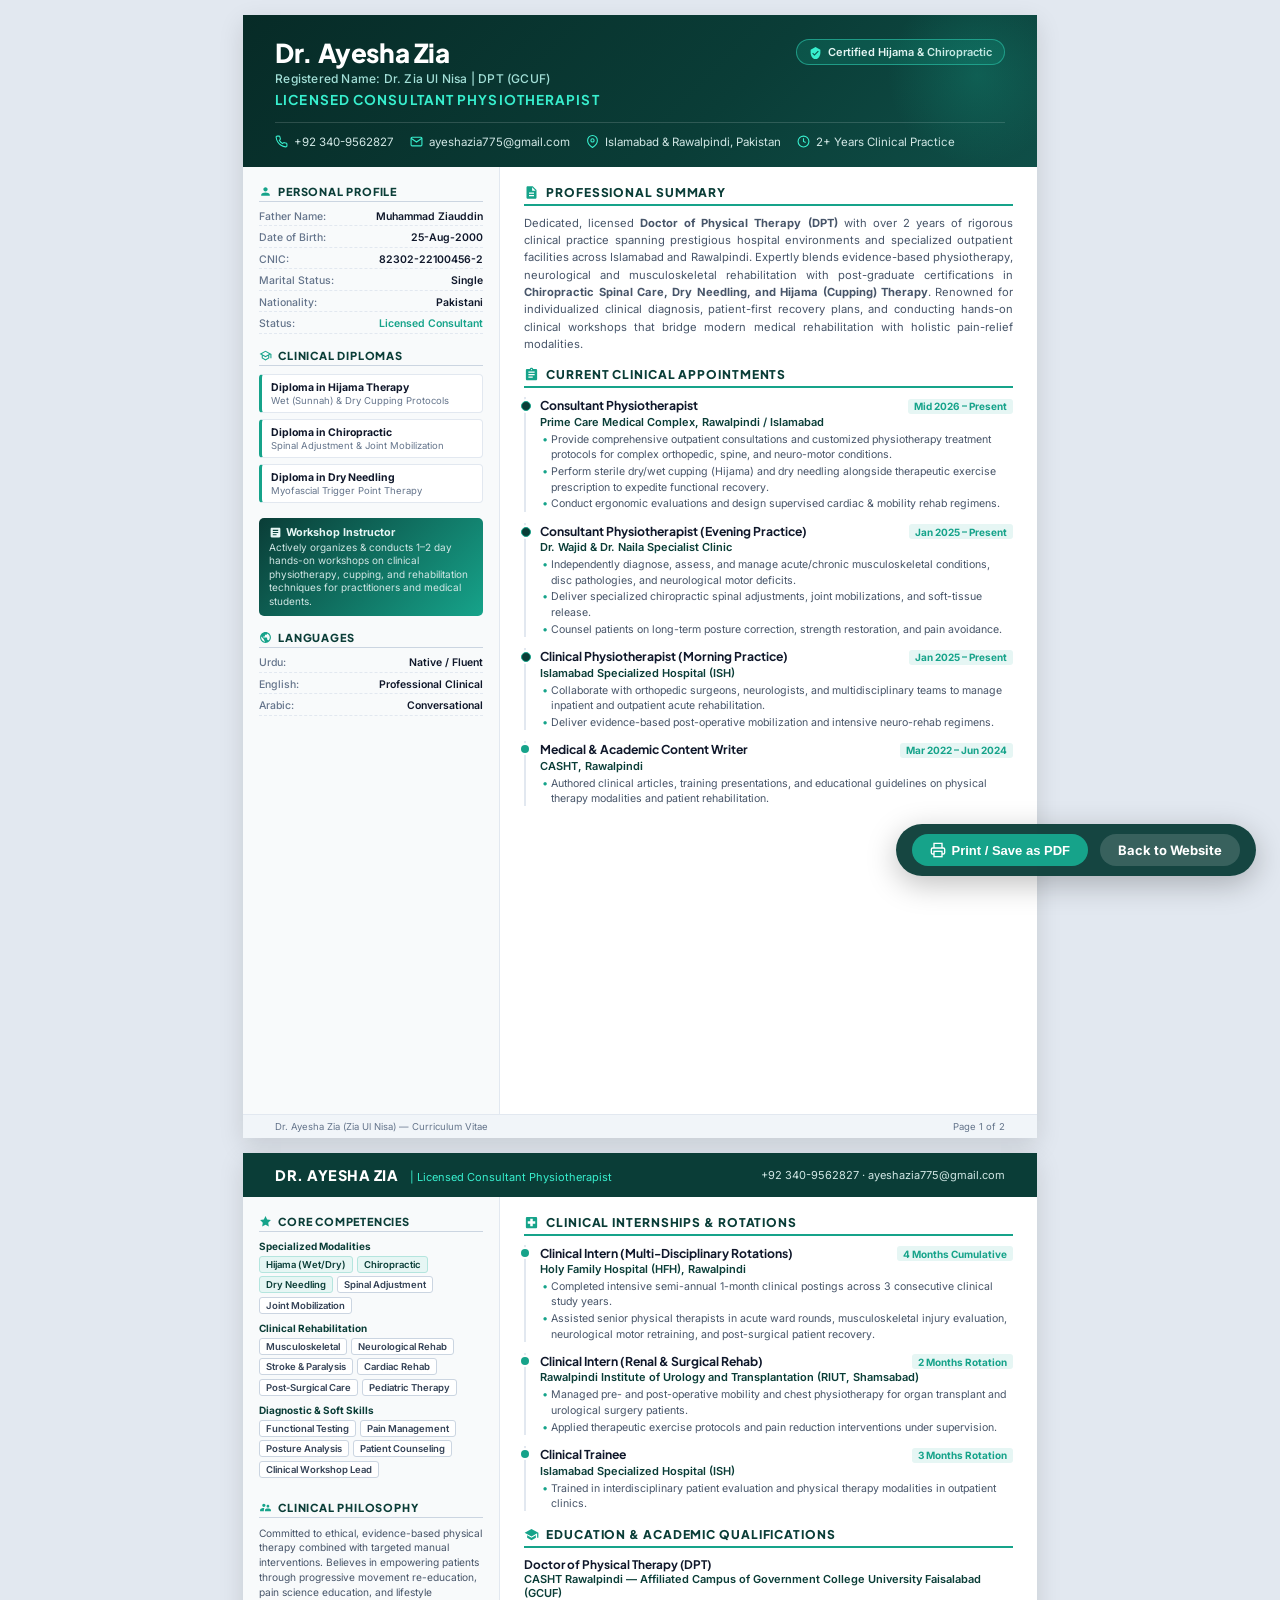
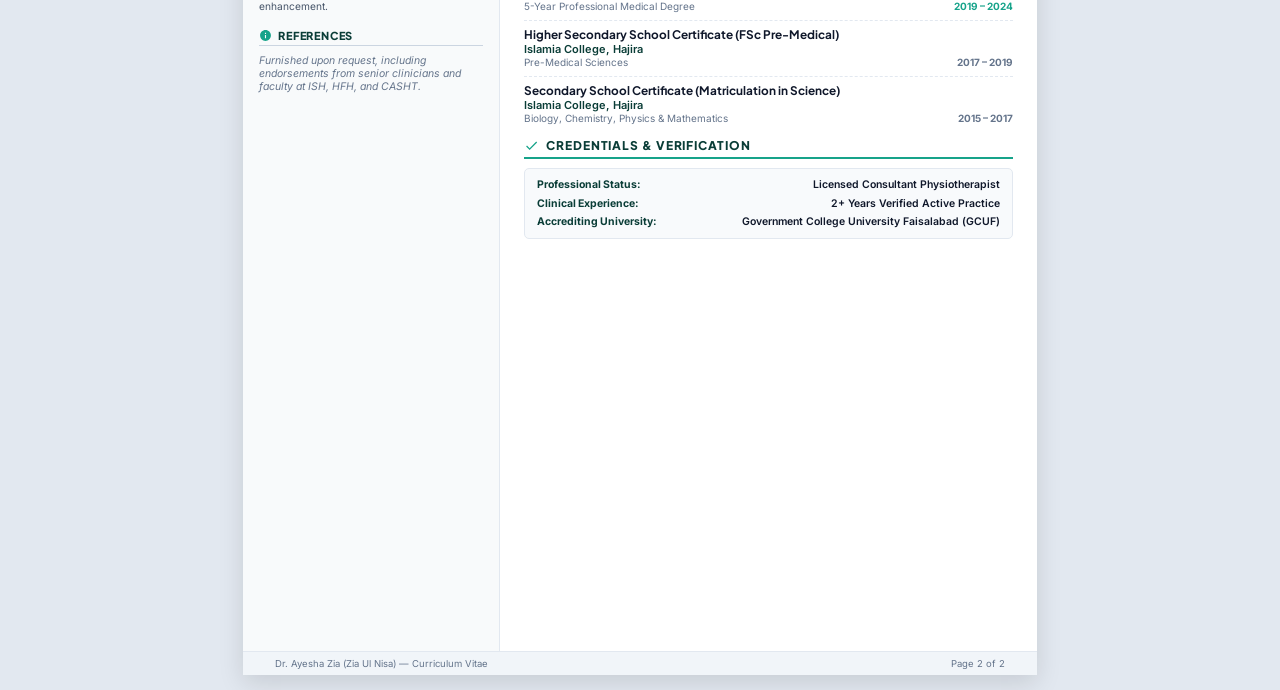
<file: cv.html>
<!DOCTYPE html>
<html lang="en">
<head>
<meta charset="UTF-8">
<meta name="viewport" content="width=device-width, initial-scale=1.0">
<title>Dr. Ayesha Zia — Curriculum Vitae</title>
<link rel="preconnect" href="https://fonts.googleapis.com">
<link rel="preconnect" href="https://fonts.gstatic.com" crossorigin>
<link href="https://fonts.googleapis.com/css2?family=Plus+Jakarta+Sans:wght@400;500;600;700;800&family=Inter:wght@400;500;600;700&display=swap" rel="stylesheet">
<style>
  :root {
    --primary: #0A3D37;
    --primary-light: #125B53;
    --accent: #16A38A;
    --accent-soft: #E6F6F4;
    --dark: #0F172A;
    --text: #334155;
    --text-muted: #64748B;
    --border: #E2E8F0;
    --bg-light: #F8FAFC;
    --white: #FFFFFF;
  }

  @page {
    size: A4 portrait;
    margin: 0;
  }

  * {
    box-sizing: border-box;
    margin: 0;
    padding: 0;
  }

  html, body {
    margin: 0;
    padding: 0;
    background: #E2E8F0;
    font-family: 'Inter', -apple-system, BlinkMacSystemFont, 'Segoe UI', Roboto, sans-serif;
    color: var(--text);
    -webkit-font-smoothing: antialiased;
  }

  /* Fixed A4 Page Containers */
  .cv-page {
    width: 210mm;
    height: 297mm;
    max-height: 297mm;
    margin: 15px auto;
    background: var(--white);
    box-shadow: 0 8px 24px rgba(0,0,0,0.12);
    display: flex;
    flex-direction: column;
    justify-content: space-between;
    overflow: hidden;
    position: relative;
    page-break-inside: avoid;
  }

  @media print {
    html, body {
      background: #FFFFFF !important;
      width: 210mm !important;
      height: auto !important;
      margin: 0 !important;
      padding: 0 !important;
      -webkit-print-color-adjust: exact !important;
      print-color-adjust: exact !important;
    }
    .cv-page {
      margin: 0 !important;
      box-shadow: none !important;
      width: 210mm !important;
      height: 297mm !important;
      max-height: 297mm !important;
      min-height: 297mm !important;
      overflow: hidden !important;
      page-break-after: always !important;
      page-break-inside: avoid !important;
    }
    .cv-page:last-of-type {
      page-break-after: avoid !important;
    }
    .no-print {
      display: none !important;
    }
  }

  /* Header Section */
  .cv-header {
    background: linear-gradient(135deg, #072B27 0%, #0A3D37 60%, #0F4F48 100%);
    color: var(--white);
    padding: 24px 32px 18px;
    position: relative;
    flex-shrink: 0;
  }

  .cv-header::after {
    content: '';
    position: absolute;
    right: -30px;
    top: -30px;
    width: 180px;
    height: 180px;
    border-radius: 50%;
    background: radial-gradient(circle, rgba(22,163,138,0.25) 0%, rgba(22,163,138,0) 70%);
    pointer-events: none;
  }

  .header-top {
    display: flex;
    justify-content: space-between;
    align-items: flex-start;
  }

  .header-title-group h1 {
    font-family: 'Plus Jakarta Sans', sans-serif;
    font-size: 26px;
    font-weight: 800;
    letter-spacing: -0.4px;
    color: #FFFFFF;
    line-height: 1.1;
  }

  .header-title-group .alias {
    font-size: 12px;
    font-weight: 500;
    color: #A3E0D8;
    margin-top: 3px;
    margin-bottom: 5px;
    letter-spacing: 0.2px;
  }

  .header-title-group .designation {
    font-family: 'Plus Jakarta Sans', sans-serif;
    font-size: 13.5px;
    font-weight: 700;
    color: #38EFCE;
    text-transform: uppercase;
    letter-spacing: 1.1px;
  }

  .header-badge {
    background: rgba(22, 163, 138, 0.22);
    border: 1px solid rgba(56, 239, 206, 0.45);
    padding: 5px 12px;
    border-radius: 20px;
    font-size: 11px;
    font-weight: 600;
    color: #E6F6F4;
    display: inline-flex;
    align-items: center;
    gap: 6px;
  }

  .header-badge svg {
    width: 13px;
    height: 13px;
    fill: #38EFCE;
  }

  .contact-strip {
    display: flex;
    flex-wrap: wrap;
    gap: 16px;
    margin-top: 14px;
    padding-top: 12px;
    border-top: 1px solid rgba(255, 255, 255, 0.15);
    font-size: 11.5px;
    color: #D1E7E5;
  }

  .contact-item {
    display: flex;
    align-items: center;
    gap: 6px;
  }

  .contact-item svg {
    width: 13px;
    height: 13px;
    stroke: #38EFCE;
    fill: none;
    stroke-width: 2;
    flex-shrink: 0;
  }

  /* Two Column Body Layout */
  .cv-body {
    display: grid;
    grid-template-columns: 68mm 1fr;
    flex: 1;
    overflow: hidden;
  }

  /* Sidebar Column */
  .cv-sidebar {
    background: #F8FAFB;
    border-right: 1px solid var(--border);
    padding: 18px 16px;
    display: flex;
    flex-direction: column;
    gap: 15px;
  }

  /* Main Column */
  .cv-main {
    padding: 18px 24px;
    display: flex;
    flex-direction: column;
    gap: 14px;
    background: var(--white);
  }

  /* Section Headings */
  .sec-title {
    font-family: 'Plus Jakarta Sans', sans-serif;
    font-size: 12px;
    font-weight: 800;
    text-transform: uppercase;
    letter-spacing: 0.9px;
    color: var(--primary);
    display: flex;
    align-items: center;
    gap: 7px;
    margin-bottom: 9px;
    padding-bottom: 4px;
    border-bottom: 2px solid var(--accent);
  }

  .sec-title svg {
    width: 15px;
    height: 15px;
    fill: var(--accent);
    flex-shrink: 0;
  }

  .sidebar-sec-title {
    font-family: 'Plus Jakarta Sans', sans-serif;
    font-size: 11px;
    font-weight: 800;
    text-transform: uppercase;
    letter-spacing: 0.8px;
    color: var(--primary);
    display: flex;
    align-items: center;
    gap: 6px;
    margin-bottom: 8px;
    padding-bottom: 3px;
    border-bottom: 1.5px solid #CBD5E1;
  }

  .sidebar-sec-title svg {
    width: 13px;
    height: 13px;
    fill: var(--accent);
  }

  /* Summary Box */
  .summary-text {
    font-size: 11.2px;
    line-height: 1.55;
    color: #475569;
    text-align: justify;
  }

  /* Timeline & Experience Items */
  .exp-item {
    position: relative;
    padding-left: 14px;
    border-left: 2px solid #E2E8F0;
    margin-bottom: 11px;
  }

  .exp-item:last-child {
    margin-bottom: 0;
  }

  .exp-item::before {
    content: '';
    position: absolute;
    left: -5px;
    top: 4px;
    width: 8px;
    height: 8px;
    border-radius: 50%;
    background: var(--accent);
    box-shadow: 0 0 0 2px var(--white);
  }

  .exp-item.current::before {
    background: #0A3D37;
    border: 1.5px solid var(--accent);
  }

  .exp-header {
    display: flex;
    justify-content: space-between;
    align-items: baseline;
    margin-bottom: 1px;
  }

  .exp-role {
    font-size: 12.2px;
    font-weight: 700;
    color: var(--dark);
    font-family: 'Plus Jakarta Sans', sans-serif;
  }

  .exp-date {
    font-size: 10px;
    font-weight: 700;
    color: var(--accent);
    background: var(--accent-soft);
    padding: 1.5px 6px;
    border-radius: 3px;
    white-space: nowrap;
  }

  .exp-org {
    font-size: 11px;
    font-weight: 600;
    color: var(--primary);
    margin-bottom: 3px;
  }

  .exp-desc {
    font-size: 10.6px;
    line-height: 1.45;
    color: #475569;
  }

  .exp-desc ul {
    list-style: none;
    padding-left: 0;
  }

  .exp-desc li {
    position: relative;
    padding-left: 11px;
    margin-bottom: 1.5px;
  }

  .exp-desc li::before {
    content: '•';
    position: absolute;
    left: 2px;
    color: var(--accent);
    font-size: 11px;
    line-height: 1.3;
  }

  /* Diplomas & Certifications Cards */
  .diploma-card {
    background: var(--white);
    border: 1px solid var(--border);
    border-left: 3px solid var(--accent);
    border-radius: 4px;
    padding: 6px 9px;
    margin-bottom: 6px;
  }

  .diploma-card:last-child {
    margin-bottom: 0;
  }

  .diploma-title {
    font-size: 10.5px;
    font-weight: 700;
    color: var(--dark);
    margin-bottom: 1px;
  }

  .diploma-sub {
    font-size: 9.5px;
    color: var(--text-muted);
  }

  /* Personal Details Table */
  .info-list {
    display: flex;
    flex-direction: column;
    gap: 5px;
    font-size: 10.5px;
  }

  .info-row {
    display: flex;
    justify-content: space-between;
    padding-bottom: 2.5px;
    border-bottom: 1px dashed #E2E8F0;
  }

  .info-label {
    color: var(--text-muted);
    font-weight: 500;
  }

  .info-val {
    color: var(--dark);
    font-weight: 600;
    text-align: right;
  }

  /* Skills & Tags */
  .skill-group {
    margin-bottom: 8px;
  }

  .skill-group-title {
    font-size: 10px;
    font-weight: 700;
    color: var(--primary);
    margin-bottom: 4px;
  }

  .pill-container {
    display: flex;
    flex-wrap: wrap;
    gap: 3.5px;
  }

  .pill {
    background: var(--white);
    border: 1px solid #CBD5E1;
    font-size: 9.5px;
    font-weight: 600;
    color: #334155;
    padding: 2px 6px;
    border-radius: 3px;
  }

  .pill.highlight {
    background: var(--accent-soft);
    border-color: #B4E5DE;
    color: #0A3D37;
  }

  /* Education block */
  .edu-item {
    margin-bottom: 8px;
  }

  .edu-item:last-child {
    margin-bottom: 0;
  }

  .edu-degree {
    font-size: 11.8px;
    font-weight: 700;
    color: var(--dark);
    font-family: 'Plus Jakarta Sans', sans-serif;
  }

  .edu-school {
    font-size: 11px;
    font-weight: 600;
    color: var(--primary);
  }

  .edu-meta {
    font-size: 10px;
    color: var(--text-muted);
    display: flex;
    justify-content: space-between;
  }

  /* Workshop Banner in sidebar */
  .workshop-box {
    background: linear-gradient(135deg, #0A3D37 0%, #16A38A 100%);
    color: var(--white);
    padding: 8px 10px;
    border-radius: 5px;
    font-size: 10px;
  }

  .workshop-box h4 {
    font-size: 10.8px;
    font-weight: 700;
    margin-bottom: 2px;
    color: #E6F6F4;
    display: flex;
    align-items: center;
    gap: 4px;
  }

  .workshop-box p {
    color: #D1E7E5;
    line-height: 1.35;
  }

  /* Footer on Page */
  .cv-page-footer {
    padding: 6px 32px;
    background: #F1F5F9;
    border-top: 1px solid var(--border);
    font-size: 9.5px;
    color: var(--text-muted);
    display: flex;
    justify-content: space-between;
    align-items: center;
    flex-shrink: 0;
  }

  /* Action Buttons for Browser View */
  .floating-bar {
    position: fixed;
    bottom: 24px;
    right: 24px;
    z-index: 1000;
    display: flex;
    gap: 12px;
    background: rgba(10, 61, 55, 0.95);
    backdrop-filter: blur(8px);
    padding: 10px 16px;
    border-radius: 30px;
    box-shadow: 0 8px 30px rgba(0,0,0,0.25);
  }

  .action-btn {
    background: var(--accent);
    color: var(--white);
    border: none;
    padding: 8px 18px;
    border-radius: 20px;
    font-weight: 700;
    font-size: 13px;
    cursor: pointer;
    text-decoration: none;
    display: inline-flex;
    align-items: center;
    gap: 6px;
    transition: background 0.2s;
  }

  .action-btn:hover {
    background: #12826e;
  }

  .action-btn.secondary {
    background: rgba(255,255,255,0.15);
  }

  .action-btn.secondary:hover {
    background: rgba(255,255,255,0.25);
  }
</style>
</head>
<body>

<!-- Floating Action Bar (Hidden during Print) -->
<div class="floating-bar no-print">
  <button class="action-btn" onclick="window.print()">
    <svg width="16" height="16" viewBox="0 0 24 24" fill="none" stroke="currentColor" stroke-width="2"><path d="M6 9V2h12v7M6 18H4a2 2 0 01-2-2v-5a2 2 0 012-2h16a2 2 0 012 2v5a2 2 0 01-2 2h-2"/><rect x="6" y="14" width="12" height="8"/></svg>
    Print / Save as PDF
  </button>
  <a href="index.html" class="action-btn secondary">
    Back to Website
  </a>
</div>

<!-- ==================== PAGE 1 ==================== -->
<div class="cv-page">
  <!-- Header -->
  <header class="cv-header">
    <div class="header-top">
      <div class="header-title-group">
        <h1>Dr. Ayesha Zia</h1>
        <div class="alias">Registered Name: Dr. Zia Ul Nisa | DPT (GCUF)</div>
        <div class="designation">Licensed Consultant Physiotherapist</div>
      </div>
      <div class="header-badge">
        <svg viewBox="0 0 24 24"><path d="M12 2L3 7v6c0 5.55 3.84 10.74 9 12 5.16-1.26 9-6.45 9-12V7l-9-5zm-2 16l-4-4 1.41-1.41L10 15.17l6.59-6.59L18 10l-8 8z"/></svg>
        Certified Hijama &amp; Chiropractic
      </div>
    </div>
    <div class="contact-strip">
      <div class="contact-item">
        <svg viewBox="0 0 24 24"><path d="M22 16.92v3a2 2 0 01-2.18 2 19.79 19.79 0 01-8.63-3.07 19.5 19.5 0 01-6-6 19.79 19.79 0 01-3.07-8.67A2 2 0 014.11 2h3a2 2 0 012 1.72 12.84 12.84 0 00.7 2.81 2 2 0 01-.45 2.11L8.09 9.91a16 16 0 006 6l1.27-1.27a2 2 0 012.11-.45 12.84 12.84 0 002.81.7A2 2 0 0122 16.92z"/></svg>
        <span>+92 340-9562827</span>
      </div>
      <div class="contact-item">
        <svg viewBox="0 0 24 24"><path d="M4 4h16c1.1 0 2 .9 2 2v12c0 1.1-.9 2-2 2H4c-1.1 0-2-.9-2-2V6c0-1.1.9-2 2-2z"/><polyline points="22,6 12,13 2,6"/></svg>
        <span>ayeshazia775@gmail.com</span>
      </div>
      <div class="contact-item">
        <svg viewBox="0 0 24 24"><path d="M21 10c0 7-9 13-9 13s-9-6-9-13a9 9 0 0118 0z"/><circle cx="12" cy="10" r="3"/></svg>
        <span>Islamabad &amp; Rawalpindi, Pakistan</span>
      </div>
      <div class="contact-item">
        <svg viewBox="0 0 24 24"><circle cx="12" cy="12" r="10"/><path d="M12 6v6l4 2"/></svg>
        <span>2+ Years Clinical Practice</span>
      </div>
    </div>
  </header>

  <!-- Body -->
  <div class="cv-body">
    <!-- Left Sidebar -->
    <aside class="cv-sidebar">
      <!-- Personal Details -->
      <div>
        <h3 class="sidebar-sec-title">
          <svg viewBox="0 0 24 24"><path d="M12 12c2.21 0 4-1.79 4-4s-1.79-4-4-4-4 1.79-4 4 1.79 4 4 4zm0 2c-2.67 0-8 1.34-8 4v2h16v-2c0-2.66-5.33-4-8-4z"/></svg>
          Personal Profile
        </h3>
        <div class="info-list">
          <div class="info-row"><span class="info-label">Father Name:</span><span class="info-val">Muhammad Ziauddin</span></div>
          <div class="info-row"><span class="info-label">Date of Birth:</span><span class="info-val">25-Aug-2000</span></div>
          <div class="info-row"><span class="info-label">CNIC:</span><span class="info-val">82302-22100456-2</span></div>
          <div class="info-row"><span class="info-label">Marital Status:</span><span class="info-val">Single</span></div>
          <div class="info-row"><span class="info-label">Nationality:</span><span class="info-val">Pakistani</span></div>
          <div class="info-row"><span class="info-label">Status:</span><span class="info-val" style="color:var(--accent);">Licensed Consultant</span></div>
        </div>
      </div>

      <!-- Specialized Diplomas -->
      <div>
        <h3 class="sidebar-sec-title">
          <svg viewBox="0 0 24 24"><path d="M12 3L1 9l4 2.18v6L12 21l7-3.82v-6l2-1.09V17h2V9L12 3zm6.82 6L12 12.72 5.18 9 12 5.28 18.82 9zM17 15.99l-5 2.73-5-2.73v-3.72L12 15l5-2.73v3.72z"/></svg>
          Clinical Diplomas
        </h3>
        
        <div class="diploma-card">
          <div class="diploma-title">Diploma in Hijama Therapy</div>
          <div class="diploma-sub">Wet (Sunnah) &amp; Dry Cupping Protocols</div>
        </div>

        <div class="diploma-card">
          <div class="diploma-title">Diploma in Chiropractic</div>
          <div class="diploma-sub">Spinal Adjustment &amp; Joint Mobilization</div>
        </div>

        <div class="diploma-card">
          <div class="diploma-title">Diploma in Dry Needling</div>
          <div class="diploma-sub">Myofascial Trigger Point Therapy</div>
        </div>
      </div>

      <!-- Workshop Conductor Box -->
      <div class="workshop-box">
        <h4>
          <svg width="13" height="13" viewBox="0 0 24 24" fill="currentColor"><path d="M19 3H5c-1.1 0-2 .9-2 2v14c0 1.1.9 2 2 2h14c1.1 0 2-.9 2-2V5c0-1.1-.9-2-2-2zm-5 14H7v-2h7v2zm3-4H7v-2h10v2zm0-4H7V7h10v2z"/></svg>
          Workshop Instructor
        </h4>
        <p>Actively organizes &amp; conducts 1–2 day hands-on workshops on clinical physiotherapy, cupping, and rehabilitation techniques for practitioners and medical students.</p>
      </div>

      <!-- Languages -->
      <div>
        <h3 class="sidebar-sec-title">
          <svg viewBox="0 0 24 24"><path d="M12 2C6.48 2 2 6.48 2 12s4.48 10 10 10 10-4.48 10-10S17.52 2 12 2zm-1 17.93c-3.95-.49-7-3.85-7-7.93 0-.62.08-1.21.21-1.79L9 15v1c0 1.1.9 2 2 2v1.93zm6.9-2.54c-.26-.81-1-1.39-1.9-1.39h-1v-3c0-.55-.45-1-1-1H8v-2h2c.55 0 1-.45 1-1V7h2c1.1 0 2-.9 2-2v-.41c2.93 1.19 5 4.06 5 7.41 0 2.08-.8 3.97-2.1 5.39z"/></svg>
          Languages
        </h3>
        <div class="info-list">
          <div class="info-row"><span class="info-label">Urdu:</span><span class="info-val">Native / Fluent</span></div>
          <div class="info-row"><span class="info-label">English:</span><span class="info-val">Professional Clinical</span></div>
          <div class="info-row"><span class="info-label">Arabic:</span><span class="info-val">Conversational</span></div>
        </div>
      </div>
    </aside>

    <!-- Main Content -->
    <main class="cv-main">
      <!-- Executive Summary -->
      <section>
        <h2 class="sec-title">
          <svg viewBox="0 0 24 24"><path d="M14 2H6c-1.1 0-1.99.9-1.99 2L4 20c0 1.1.89 2 1.99 2H18c1.1 0 2-.9 2-2V8l-6-6zm2 16H8v-2h8v2zm0-4H8v-2h8v2zm-3-5V3.5L18.5 9H13z"/></svg>
          Professional Summary
        </h2>
        <p class="summary-text">
          Dedicated, licensed <strong>Doctor of Physical Therapy (DPT)</strong> with over 2 years of rigorous clinical practice spanning prestigious hospital environments and specialized outpatient facilities across Islamabad and Rawalpindi. Expertly blends evidence-based physiotherapy, neurological and musculoskeletal rehabilitation with post-graduate certifications in <strong>Chiropractic Spinal Care, Dry Needling, and Hijama (Cupping) Therapy</strong>. Renowned for individualized clinical diagnosis, patient-first recovery plans, and conducting hands-on clinical workshops that bridge modern medical rehabilitation with holistic pain-relief modalities.
        </p>
      </section>

      <!-- Clinical Experience -->
      <section>
        <h2 class="sec-title">
          <svg viewBox="0 0 24 24"><path d="M19 3h-4.18C14.4 1.84 13.3 1 12 1c-1.3 0-2.4.84-2.82 2H5c-1.1 0-2 .9-2 2v14c0 1.1.9 2 2 2h14c1.1 0 2-.9 2-2V5c0-1.1-.9-2-2-2zm-7 0c.55 0 1 .45 1 1s-.45 1-1 1-1-.45-1-1 .45-1 1-1zm2 14H7v-2h7v2zm3-4H7v-2h10v2zm0-4H7V7h10v2z"/></svg>
          Current Clinical Appointments
        </h2>

        <!-- Prime Care -->
        <div class="exp-item current">
          <div class="exp-header">
            <span class="exp-role">Consultant Physiotherapist</span>
            <span class="exp-date">Mid 2026 – Present</span>
          </div>
          <div class="exp-org">Prime Care Medical Complex, Rawalpindi / Islamabad</div>
          <div class="exp-desc">
            <ul>
              <li>Provide comprehensive outpatient consultations and customized physiotherapy treatment protocols for complex orthopedic, spine, and neuro-motor conditions.</li>
              <li>Perform sterile dry/wet cupping (Hijama) and dry needling alongside therapeutic exercise prescription to expedite functional recovery.</li>
              <li>Conduct ergonomic evaluations and design supervised cardiac &amp; mobility rehab regimens.</li>
            </ul>
          </div>
        </div>

        <!-- Dr. Wajid & Dr. Naila -->
        <div class="exp-item current">
          <div class="exp-header">
            <span class="exp-role">Consultant Physiotherapist (Evening Practice)</span>
            <span class="exp-date">Jan 2025 – Present</span>
          </div>
          <div class="exp-org">Dr. Wajid &amp; Dr. Naila Specialist Clinic</div>
          <div class="exp-desc">
            <ul>
              <li>Independently diagnose, assess, and manage acute/chronic musculoskeletal conditions, disc pathologies, and neurological motor deficits.</li>
              <li>Deliver specialized chiropractic spinal adjustments, joint mobilizations, and soft-tissue release.</li>
              <li>Counsel patients on long-term posture correction, strength restoration, and pain avoidance.</li>
            </ul>
          </div>
        </div>

        <!-- ISH Hospital -->
        <div class="exp-item current">
          <div class="exp-header">
            <span class="exp-role">Clinical Physiotherapist (Morning Practice)</span>
            <span class="exp-date">Jan 2025 – Present</span>
          </div>
          <div class="exp-org">Islamabad Specialized Hospital (ISH)</div>
          <div class="exp-desc">
            <ul>
              <li>Collaborate with orthopedic surgeons, neurologists, and multidisciplinary teams to manage inpatient and outpatient acute rehabilitation.</li>
              <li>Deliver evidence-based post-operative mobilization and intensive neuro-rehab regimens.</li>
            </ul>
          </div>
        </div>

        <!-- CASHT Content Writer -->
        <div class="exp-item">
          <div class="exp-header">
            <span class="exp-role">Medical &amp; Academic Content Writer</span>
            <span class="exp-date">Mar 2022 – Jun 2024</span>
          </div>
          <div class="exp-org">CASHT, Rawalpindi</div>
          <div class="exp-desc">
            <ul>
              <li>Authored clinical articles, training presentations, and educational guidelines on physical therapy modalities and patient rehabilitation.</li>
            </ul>
          </div>
        </div>
      </section>
    </main>
  </div>

  <!-- Page Footer -->
  <footer class="cv-page-footer">
    <span>Dr. Ayesha Zia (Zia Ul Nisa) — Curriculum Vitae</span>
    <span>Page 1 of 2</span>
  </footer>
</div>

<!-- ==================== PAGE 2 ==================== -->
<div class="cv-page">
  <!-- Minimal Header for Page 2 -->
  <div style="background: var(--primary); padding: 12px 32px; display: flex; justify-content: space-between; align-items: center; color: var(--white); flex-shrink: 0;">
    <div>
      <span style="font-family: 'Plus Jakarta Sans', sans-serif; font-size: 14.5px; font-weight: 800; letter-spacing: 0.5px;">DR. AYESHA ZIA</span>
      <span style="font-size: 11px; color: #38EFCE; margin-left: 8px;">| Licensed Consultant Physiotherapist</span>
    </div>
    <div style="font-size: 11px; color: #D1E7E5;">
      +92 340-9562827 · ayeshazia775@gmail.com
    </div>
  </div>

  <!-- Body -->
  <div class="cv-body">
    <!-- Left Sidebar -->
    <aside class="cv-sidebar">
      <!-- Clinical Expertise -->
      <div>
        <h3 class="sidebar-sec-title">
          <svg viewBox="0 0 24 24"><path d="M12 2l3.09 6.26L22 9.27l-5 4.87 1.18 6.88L12 17.77l-6.18 3.25L7 14.14 2 9.27l6.91-1.01L12 2z"/></svg>
          Core Competencies
        </h3>

        <div class="skill-group">
          <div class="skill-group-title">Specialized Modalities</div>
          <div class="pill-container">
            <span class="pill highlight">Hijama (Wet/Dry)</span>
            <span class="pill highlight">Chiropractic</span>
            <span class="pill highlight">Dry Needling</span>
            <span class="pill">Spinal Adjustment</span>
            <span class="pill">Joint Mobilization</span>
          </div>
        </div>

        <div class="skill-group">
          <div class="skill-group-title">Clinical Rehabilitation</div>
          <div class="pill-container">
            <span class="pill">Musculoskeletal</span>
            <span class="pill">Neurological Rehab</span>
            <span class="pill">Stroke &amp; Paralysis</span>
            <span class="pill">Cardiac Rehab</span>
            <span class="pill">Post-Surgical Care</span>
            <span class="pill">Pediatric Therapy</span>
          </div>
        </div>

        <div class="skill-group">
          <div class="skill-group-title">Diagnostic &amp; Soft Skills</div>
          <div class="pill-container">
            <span class="pill">Functional Testing</span>
            <span class="pill">Pain Management</span>
            <span class="pill">Posture Analysis</span>
            <span class="pill">Patient Counseling</span>
            <span class="pill">Clinical Workshop Lead</span>
          </div>
        </div>
      </div>

      <!-- Professional Philosophy -->
      <div>
        <h3 class="sidebar-sec-title">
          <svg viewBox="0 0 24 24"><path d="M16.5 12c1.38 0 2.49-1.12 2.49-2.5S17.88 7 16.5 7C15.12 7 14 8.12 14 9.5s1.12 2.5 2.5 2.5zM9 11c1.66 0 2.99-1.34 2.99-3S10.66 5 9 5C7.34 5 6 6.34 6 8s1.34 3 3 3zm7.5 3c-1.83 0-5.5.92-5.5 2.75V19h11v-2.25c0-1.83-3.67-2.75-5.5-2.75zM9 13c-2.33 0-7 1.17-7 3.5V19h7v-2.25c0-.85.34-1.66.92-2.31C9.64 14.16 9.3 14 9 13z"/></svg>
          Clinical Philosophy
        </h3>
        <p style="font-size: 10.2px; line-height: 1.45; color: #475569;">
          Committed to ethical, evidence-based physical therapy combined with targeted manual interventions. Believes in empowering patients through progressive movement re-education, pain science education, and lifestyle enhancement.
        </p>
      </div>

      <!-- References -->
      <div>
        <h3 class="sidebar-sec-title">
          <svg viewBox="0 0 24 24"><path d="M12 2C6.48 2 2 6.48 2 12s4.48 10 10 10 10-4.48 10-10S17.52 2 12 2zm1 15h-2v-6h2v6zm0-8h-2V7h2v2z"/></svg>
          References
        </h3>
        <p style="font-size: 10.5px; color: var(--text-muted); font-style: italic;">
          Furnished upon request, including endorsements from senior clinicians and faculty at ISH, HFH, and CASHT.
        </p>
      </div>
    </aside>

    <!-- Main Content -->
    <main class="cv-main">
      <!-- Clinical Rotations & Internships -->
      <section>
        <h2 class="sec-title">
          <svg viewBox="0 0 24 24"><path d="M19 3H5c-1.1 0-1.99.9-1.99 2L3 19c0 1.1.9 2 2 2h14c1.1 0 2-.9 2-2V5c0-1.1-.9-2-2-2zm-1 11h-4v4h-4v-4H6v-4h4V6h4v4h4v4z"/></svg>
          Clinical Internships &amp; Rotations
        </h2>

        <!-- Holy Family -->
        <div class="exp-item">
          <div class="exp-header">
            <span class="exp-role">Clinical Intern (Multi-Disciplinary Rotations)</span>
            <span class="exp-date">4 Months Cumulative</span>
          </div>
          <div class="exp-org">Holy Family Hospital (HFH), Rawalpindi</div>
          <div class="exp-desc">
            <ul>
              <li>Completed intensive semi-annual 1-month clinical postings across 3 consecutive clinical study years.</li>
              <li>Assisted senior physical therapists in acute ward rounds, musculoskeletal injury evaluation, neurological motor retraining, and post-surgical patient recovery.</li>
            </ul>
          </div>
        </div>

        <!-- RIUT -->
        <div class="exp-item">
          <div class="exp-header">
            <span class="exp-role">Clinical Intern (Renal &amp; Surgical Rehab)</span>
            <span class="exp-date">2 Months Rotation</span>
          </div>
          <div class="exp-org">Rawalpindi Institute of Urology and Transplantation (RIUT, Shamsabad)</div>
          <div class="exp-desc">
            <ul>
              <li>Managed pre- and post-operative mobility and chest physiotherapy for organ transplant and urological surgery patients.</li>
              <li>Applied therapeutic exercise protocols and pain reduction interventions under supervision.</li>
            </ul>
          </div>
        </div>

        <!-- ISH Trainee -->
        <div class="exp-item">
          <div class="exp-header">
            <span class="exp-role">Clinical Trainee</span>
            <span class="exp-date">3 Months Rotation</span>
          </div>
          <div class="exp-org">Islamabad Specialized Hospital (ISH)</div>
          <div class="exp-desc">
            <ul>
              <li>Trained in interdisciplinary patient evaluation and physical therapy modalities in outpatient clinics.</li>
            </ul>
          </div>
        </div>
      </section>

      <!-- Academic Qualifications -->
      <section>
        <h2 class="sec-title">
          <svg viewBox="0 0 24 24"><path d="M5 13.18v4L12 21l7-3.82v-4L12 17l-7-3.82zM12 3L1 9l11 6 9-4.91V17h2V9L12 3z"/></svg>
          Education &amp; Academic Qualifications
        </h2>

        <!-- DPT -->
        <div class="edu-item">
          <div class="edu-degree">Doctor of Physical Therapy (DPT)</div>
          <div class="edu-school">CASHT Rawalpindi — Affiliated Campus of Government College University Faisalabad (GCUF)</div>
          <div class="edu-meta">
            <span>5-Year Professional Medical Degree</span>
            <span style="font-weight:700; color:var(--accent);">2019 – 2024</span>
          </div>
        </div>

        <!-- FSc -->
        <div class="edu-item" style="border-top: 1px dashed var(--border); padding-top: 6px;">
          <div class="edu-degree">Higher Secondary School Certificate (FSc Pre-Medical)</div>
          <div class="edu-school">Islamia College, Hajira</div>
          <div class="edu-meta">
            <span>Pre-Medical Sciences</span>
            <span style="font-weight:700; color:var(--text-muted);">2017 – 2019</span>
          </div>
        </div>

        <!-- Matric -->
        <div class="edu-item" style="border-top: 1px dashed var(--border); padding-top: 6px;">
          <div class="edu-degree">Secondary School Certificate (Matriculation in Science)</div>
          <div class="edu-school">Islamia College, Hajira</div>
          <div class="edu-meta">
            <span>Biology, Chemistry, Physics &amp; Mathematics</span>
            <span style="font-weight:700; color:var(--text-muted);">2015 – 2017</span>
          </div>
        </div>
      </section>

      <!-- Certifications Summary Table / Strip -->
      <section>
        <h2 class="sec-title">
          <svg viewBox="0 0 24 24"><path d="M9 16.2L4.8 12l-1.4 1.4L9 19 21 7l-1.4-1.4L9 16.2z"/></svg>
          Credentials &amp; Verification
        </h2>
        <div style="background: var(--bg-light); border: 1px solid var(--border); border-radius: 5px; padding: 8px 12px; font-size: 10.5px; line-height: 1.5;">
          <div style="display:flex; justify-content:space-between; margin-bottom:3px;">
            <strong style="color:var(--primary);">Professional Status:</strong>
            <span style="color:var(--dark); font-weight:600;">Licensed Consultant Physiotherapist</span>
          </div>
          <div style="display:flex; justify-content:space-between; margin-bottom:3px;">
            <strong style="color:var(--primary);">Clinical Experience:</strong>
            <span style="color:var(--dark); font-weight:600;">2+ Years Verified Active Practice</span>
          </div>
          <div style="display:flex; justify-content:space-between;">
            <strong style="color:var(--primary);">Accrediting University:</strong>
            <span style="color:var(--dark); font-weight:600;">Government College University Faisalabad (GCUF)</span>
          </div>
        </div>
      </section>
    </main>
  </div>

  <!-- Page Footer -->
  <footer class="cv-page-footer">
    <span>Dr. Ayesha Zia (Zia Ul Nisa) — Curriculum Vitae</span>
    <span>Page 2 of 2</span>
  </footer>
</div>

</body>
</html>
</file>
<file: styles.css>
:root{
    --teal-900:#0A3D37;
    --teal-800:#0C554D;
    --teal-700:#0F6E63;
    --teal-600:#128A78;
    --teal-500:#16A38A;
    --teal-100:#E8F6F1;
    --paper:#FFFFFF;
    --paper-soft:#F5FAF8;
    --ink:#122620;
    --ink-soft:#4C6660;
    --copper-500:#B8763D;
    --copper-100:#F6E9DA;
    --line:#DCEEE9;
    --shadow-teal: 0 20px 50px -20px rgba(10,61,55,.35);
    --radius-lg: 28px;
    --radius-md: 18px;
    --radius-sm: 10px;
    --ff-head:'Space Grotesk', 'Segoe UI', system-ui, sans-serif;
    --ff-body:'Inter', 'Segoe UI', system-ui, sans-serif;
    --ff-ur:'Noto Nastaliq Urdu', 'Segoe UI', serif;
    --ease: cubic-bezier(.16,.84,.32,1);
  }
  
  /* ---------- Custom Scrollbar ---------- */
  ::-webkit-scrollbar { width: 10px; }
  ::-webkit-scrollbar-track { background: var(--paper-soft); }
  ::-webkit-scrollbar-thumb { background: var(--teal-500); border-radius: 10px; }
  ::-webkit-scrollbar-thumb:hover { background: var(--teal-700); }

  *{box-sizing:border-box;}
  html{scroll-behavior:smooth; scroll-padding-top:90px; cursor:none;}
  body{
    margin:0; font-family:var(--ff-body); color:var(--ink); background:var(--paper);
    -webkit-font-smoothing:antialiased; overflow-x:hidden; cursor:none;
  }
  a, button, input, textarea, select { cursor: none; }
  html[dir="rtl"] body{font-family:var(--ff-ur);}
  h1,h2,h3,h4{font-family:var(--ff-head); margin:0; line-height:1.08; letter-spacing:-0.01em; color:var(--teal-900);}
  html[dir="rtl"] h1, html[dir="rtl"] h2, html[dir="rtl"] h3, html[dir="rtl"] h4{font-family:var(--ff-ur); letter-spacing:0; line-height:1.6;}
  p{margin:0; line-height:1.65; color:var(--ink-soft);}
  a{color:inherit; text-decoration:none;}
  ul{margin:0; padding:0; list-style:none;}
  img,svg{display:block; max-width:100%;}
  button{font-family:inherit; cursor:pointer; border:none; background:none;}
  .container{max-width:1180px; margin:0 auto; padding:0 28px;}
  section{position:relative;}
  .eyebrow-none{display:none;} /* placeholder guard */
  ::selection{background:var(--teal-100); color:var(--teal-900);}

  /* ---------- Reveal on scroll ---------- */
  .reveal{opacity:0; transform:translateY(36px); transition:opacity .9s var(--ease), transform .9s var(--ease);}
  .reveal.visible{opacity:1; transform:translateY(0);}

  /* ---------- Doctor Avatar Animations ---------- */
  #doctorAvatar {
    animation: avatarFloat 5s ease-in-out infinite;
    filter: drop-shadow(0 24px 48px rgba(15,110,99,0.22));
    transition: filter 0.5s;
    width: 100%;
    height: auto;
  }
  #doctorAvatar:hover { filter: drop-shadow(0 32px 60px rgba(15,110,99,0.38)); }
  @keyframes avatarFloat {
    0%, 100% { transform: translateY(0px) rotate(-0.3deg); }
    50%       { transform: translateY(-12px) rotate(0.3deg); }
  }

  /* ECG line draw + loop */
  @keyframes ecgDraw {
    0%   { stroke-dashoffset: 520; opacity: 0.8; }
    70%  { stroke-dashoffset: 0;   opacity: 1;   }
    90%  { stroke-dashoffset: 0;   opacity: 1;   }
    100% { stroke-dashoffset: 520; opacity: 0;   }
  }
  #ecgPath { animation: ecgDraw 3.5s ease-in-out infinite; }

  /* Vertebrae stagger pulse */
  @keyframes vertebraPulse {
    0%, 100% { opacity: var(--vo, 0.25); }
    50%       { opacity: calc(var(--vo, 0.25) + 0.3); }
  }
  .vertebra:nth-child(2)  { animation: vertebraPulse 2.8s ease-in-out infinite 0.0s; --vo:0.18; }
  .vertebra:nth-child(3)  { animation: vertebraPulse 2.8s ease-in-out infinite 0.2s; --vo:0.22; }
  .vertebra:nth-child(4)  { animation: vertebraPulse 2.8s ease-in-out infinite 0.4s; --vo:0.27; }
  .vertebra:nth-child(5)  { animation: vertebraPulse 2.8s ease-in-out infinite 0.6s; --vo:0.32; }
  .vertebra:nth-child(6)  { animation: vertebraPulse 2.8s ease-in-out infinite 0.8s; --vo:0.36; }
  .vertebra:nth-child(7)  { animation: vertebraPulse 2.8s ease-in-out infinite 1.0s; --vo:0.4;  }
  .vertebra:nth-child(8)  { animation: vertebraPulse 2.8s ease-in-out infinite 1.2s; --vo:0.44; }
  .vertebra:nth-child(9)  { animation: vertebraPulse 2.8s ease-in-out infinite 1.4s; --vo:0.38; }
  .vertebra:nth-child(10) { animation: vertebraPulse 2.8s ease-in-out infinite 1.6s; --vo:0.28; }

  /* Knee healing glow */
  @keyframes kneeGlowAnim {
    0%, 100% { opacity: 0.1; r: 22; }
    50%       { opacity: 0.5; r: 30; }
  }
  #kneeGlow { animation: kneeGlowAnim 2.4s ease-in-out infinite; }

  /* Hand healing rings */
  @keyframes handRingAnim {
    0%   { opacity: 0.5; }
    100% { opacity: 0; transform: scale(1.8); }
  }
  #handGlowL  { animation: handRingAnim 2s ease-out infinite 0s;   }
  #handGlowL2 { animation: handRingAnim 2s ease-out infinite 0.5s; }
  #handGlowR  { animation: handRingAnim 2s ease-out infinite 0.2s; }
  #handGlowR2 { animation: handRingAnim 2s ease-out infinite 0.7s; }

  /* Floating particles */
  @keyframes particleRise {
    0%   { opacity: 0;   transform: translateY(0);   }
    30%  { opacity: 0.7;                              }
    100% { opacity: 0;   transform: translateY(-40px); }
  }
  #fp1 { animation: particleRise 2.6s ease-out infinite 0.0s; }
  #fp2 { animation: particleRise 2.6s ease-out infinite 0.5s; }
  #fp3 { animation: particleRise 2.6s ease-out infinite 0.3s; }
  #fp4 { animation: particleRise 2.6s ease-out infinite 0.8s; }
  #fp5 { animation: particleRise 2.6s ease-out infinite 1.1s; }
  #fp6 { animation: particleRise 2.6s ease-out infinite 1.4s; }

  /* Healed vertebra highlight */
  @keyframes healedVertAnim {
    0%, 100% { opacity: 0;   stroke-width: 1.5; }
    50%       { opacity: 0.8; stroke-width: 2.5; }
  }
  #healedVert { animation: healedVertAnim 2.8s ease-in-out infinite; }

  /* Avatar chip cards */
  .about-art { position: relative; }
  .avatar-chip {
    position: absolute;
    display: flex;
    align-items: center;
    gap: 10px;
    background: rgba(255,255,255,0.92);
    backdrop-filter: blur(12px);
    border: 1px solid rgba(255,255,255,0.7);
    border-radius: 14px;
    padding: 10px 14px;
    box-shadow: 0 8px 24px rgba(15,110,99,0.15);
    font-size: 12px;
    font-weight: 600;
    color: var(--teal-900);
    animation: chipFloat 4s ease-in-out infinite;
    z-index: 2;
  }
  .avatar-chip small { display: block; font-size: 10px; font-weight: 400; color: var(--teal-600); }
  .chip-icon { font-size: 22px; line-height: 1; }
  .chip-tl { top: 6%; left: -8%; animation-delay: 0s; }
  .chip-br { bottom: 14%; right: -8%; animation-delay: 1.5s; }
  @keyframes chipFloat {
    0%, 100% { transform: translateY(0); }
    50%       { transform: translateY(-7px); }
  }
  
  /* ---------- Custom Cursor ---------- */
  .cursor-dot {
    position: fixed; top: 0; left: 0;
    width: 6px; height: 6px;
    background: var(--teal-500);
    border-radius: 50%;
    pointer-events: none;
    z-index: 9999;
    transform: translate(-50%, -50%);
    transition: width 0.2s, height 0.2s;
  }
  .cursor-ring {
    position: fixed; top: 0; left: 0;
    width: 34px; height: 34px;
    border: 1.5px solid var(--teal-500);
    border-radius: 50%;
    pointer-events: none;
    z-index: 9998;
    transform: translate(-50%, -50%);
    transition: width 0.3s ease-out, height 0.3s ease-out, background 0.3s, border-color 0.3s;
  }
  body.cursor-hover .cursor-dot { width: 0; height: 0; }
  body.cursor-hover .cursor-ring {
    width: 50px; height: 50px;
    background: rgba(22, 163, 138, 0.1);
    border-color: rgba(22, 163, 138, 0.4);
  }
  @media (max-width: 980px) {
    .cursor-dot, .cursor-ring { display: none !important; }
    html, body, a, button, input, textarea, select { cursor: auto !important; }
  }
  .reveal-scale{opacity:0; transform:scale(.88); transition:opacity .8s var(--ease), transform .8s var(--ease);}
  .reveal-scale.visible{opacity:1; transform:scale(1);}
  .reveal-l{opacity:0; transform:translateX(-50px); transition:opacity .9s var(--ease), transform .9s var(--ease);}
  .reveal-l.visible{opacity:1; transform:translateX(0);}
  .reveal-r{opacity:0; transform:translateX(50px); transition:opacity .9s var(--ease), transform .9s var(--ease);}
  .reveal-r.visible{opacity:1; transform:translateX(0);}
  .stagger > *{transition-delay:calc(var(--i, 0) * 90ms);}

  @media (prefers-reduced-motion: reduce){
    *{animation:none !important; transition:none !important;}
    .reveal, .reveal-scale, .reveal-l, .reveal-r{opacity:1 !important; transform:none !important;}
  }

  /* ---------- Nav ---------- */
  header{
    position:fixed; top:0; left:0; right:0; z-index:100;
    padding:20px 0; transition:padding .4s var(--ease), background .4s var(--ease), box-shadow .4s var(--ease);
  }
  header.scrolled{
    padding:12px 0; background:rgba(255,255,255,.82); backdrop-filter:blur(14px);
    box-shadow:0 8px 30px -12px rgba(10,61,55,.18); border-bottom:1px solid var(--line);
  }
  .nav-row{display:flex; align-items:center; justify-content:space-between; gap:20px;}
  .brand { display:flex; align-items:center; }
  .brand-logo {
    display: flex;
    align-items: center;
    gap: 12px;
    text-decoration: none;
    transition: opacity 0.25s;
  }
  .brand-logo:hover { opacity: 0.85; }

  /* Logo mark SVG */
  .logo-mark {
    width: 42px;
    height: 42px;
    flex-shrink: 0;
    filter: drop-shadow(0 4px 12px rgba(22,163,138,0.35));
    transition: filter 0.3s, transform 0.4s var(--ease);
  }
  .brand-logo:hover .logo-mark {
    transform: rotate(90deg) scale(1.08);
    filter: drop-shadow(0 6px 18px rgba(22,163,138,0.55));
  }
  /* Pulsing centre dot on logo */
  .logo-pulse {
    animation: logoPulse 2s ease-in-out infinite;
    transform-origin: 22px 22px;
  }
  @keyframes logoPulse {
    0%, 100% { r: 4; opacity: 1; }
    50%        { r: 6; opacity: 0.6; }
  }

  /* Wordmark */
  .brand-text {
    display: flex;
    flex-direction: column;
    line-height: 1.15;
  }
  .brand-name {
    font-family: var(--ff-head);
    font-weight: 800;
    font-size: 19px;
    color: var(--teal-900);
    letter-spacing: -0.02em;
  }
  .brand-accent {
    color: var(--teal-500);
  }
  .brand-text small {
    display: block;
    font-family: var(--ff-body);
    font-weight: 500;
    font-size: 11px;
    color: var(--ink-soft);
    margin-top: 1px;
  }
  nav.links{display:flex; align-items:center; gap:30px;}
  nav.links a{font-size:14.5px; font-weight:500; color:var(--teal-900); position:relative; padding:4px 0;}
  nav.links a::after{content:""; position:absolute; left:0; right:0; bottom:-2px; height:2px; background:var(--teal-500); transform:scaleX(0); transform-origin:left; transition:transform .35s var(--ease);}
  nav.links a:hover::after{transform:scaleX(1);}
  .nav-actions{display:flex; align-items:center; gap:14px;}
  .lang-toggle{display:flex; border:1.5px solid var(--teal-700); border-radius:30px; overflow:hidden; font-size:13px; font-weight:700;}
  .lang-toggle button{padding:7px 14px; color:var(--teal-700); transition:background .3s, color .3s;}
  .lang-toggle button.active{background:var(--teal-700); color:#fff;}
  .btn{
    display:inline-flex; align-items:center; justify-content:center; gap:8px;
    padding:13px 26px; border-radius:100px; font-weight:600; font-size:14.5px;
    transition:transform .35s var(--ease), box-shadow .35s var(--ease), background .3s;
    white-space:nowrap;
  }
  .btn-primary{background:linear-gradient(135deg, var(--teal-600), var(--teal-900)); color:#fff; box-shadow:var(--shadow-teal);}
  .btn-primary:hover{transform:translateY(-3px) scale(1.02); box-shadow:0 26px 50px -18px rgba(10,61,55,.6); background:linear-gradient(135deg, var(--teal-500), var(--teal-800));}
  .btn-ghost{border:1.5px solid var(--teal-700); color:var(--teal-700);}
  .btn-ghost:hover{background:var(--teal-100); transform:translateY(-3px);}
  .btn-sm{padding:10px 20px; font-size:13.5px;}
  .burger{display:none; flex-direction:column; gap:5px; width:30px;}
  .burger span{height:2.5px; background:var(--teal-900); border-radius:2px; transition:.3s;}

  /* ---------- Hero ---------- */
  .hero{
    padding:170px 0 110px; position:relative; overflow:hidden;
    background:radial-gradient(ellipse 80% 60% at 80% -10%, var(--teal-100), transparent 60%);
  }
  .blob{position:absolute; border-radius:44% 56% 62% 38%/48% 42% 58% 52%; filter:blur(6px); opacity:.55; z-index:0;
    animation:morph 11s ease-in-out infinite, drift 16s ease-in-out infinite;}
  .blob-1{width:420px; height:420px; background:linear-gradient(135deg,var(--teal-100),var(--teal-500) 130%); top:-140px; right:-120px; opacity:.4;}
  .blob-2{width:260px; height:260px; background:linear-gradient(135deg,var(--copper-100),var(--copper-500) 140%); bottom:-80px; left:-90px; opacity:.28; animation-duration:14s, 19s;}
  @keyframes morph{
    0%,100%{border-radius:44% 56% 62% 38%/48% 42% 58% 52%;}
    33%{border-radius:60% 40% 44% 56%/38% 62% 40% 60%;}
    66%{border-radius:38% 62% 50% 50%/60% 38% 62% 40%;}
  }
  @keyframes drift{0%,100%{transform:translate(0,0);}50%{transform:translate(-18px,24px);}}
  .hero-grid{display:grid; grid-template-columns:1.05fr .95fr; gap:50px; align-items:center; position:relative; z-index:1;}
  .hero-tag{display:inline-flex; align-items:center; gap:8px; background:var(--teal-100); color:var(--teal-700); font-size:13px; font-weight:600; padding:8px 16px; border-radius:100px; margin-bottom:22px;}
  .hero h1{font-size:clamp(34px,4.6vw,58px); margin-bottom:22px;}
  .hero h1 .accent{color:var(--teal-500);}
  .hero p.lead{font-size:17.5px; max-width:480px; margin-bottom:34px;}
  .hero-ctas{display:flex; align-items:center; gap:16px; flex-wrap:wrap; margin-bottom:38px;}
  .hero-stats{display:flex; gap:34px; flex-wrap:wrap;}
  .hero-stats .stat b{display:block; font-family:var(--ff-head); font-size:26px; color:var(--teal-900);}
  .hero-stats .stat span{font-size:12.5px; color:var(--ink-soft);}

  .hero-visual{position:relative; height:460px; perspective:1400px;}
  .ecg-card{
    position:absolute; inset:0; border-radius:var(--radius-lg); background:linear-gradient(160deg,var(--teal-900),var(--teal-700));
    box-shadow:0 40px 80px -30px rgba(10,61,55,.55); overflow:hidden; transform-style:preserve-3d;
  }
  .ecg-card svg{position:absolute; bottom:36%; left:0; width:100%; height:130px;}
  .ecg-path{fill:none; stroke:rgba(255,255,255,.85); stroke-width:2.4; stroke-linecap:round;
    stroke-dasharray:900; stroke-dashoffset:900; animation:drawEcg 3.2s linear infinite;}
  @keyframes drawEcg{ to{ stroke-dashoffset:0; } }
  .ecg-dot{fill:#fff; offset-path:path('M0,60 L60,60 L80,10 L100,110 L120,60 L200,60 L220,20 L240,90 L260,60 L900,60');
    animation:moveDot 3.2s linear infinite;}
  @keyframes moveDot{ from{offset-distance:0%;} to{offset-distance:100%;} }
  .float-card{
    position:absolute; background:#fff; border-radius:var(--radius-md); padding:16px 18px;
    box-shadow:0 24px 46px -20px rgba(10,61,55,.35); display:flex; align-items:center; gap:12px;
    transform-style:preserve-3d; animation:float 5s ease-in-out infinite;
  }
  .float-card .ico{width:38px; height:38px; border-radius:11px; display:flex; align-items:center; justify-content:center; flex:none;}
  .float-card b{display:block; font-family:var(--ff-head); font-size:16px; color:var(--teal-900);}
  .float-card span{font-size:11.5px; color:var(--ink-soft);}
  .fc-1{top:10%; left:-8%; animation-delay:0s;}
  .fc-1 .ico{background:var(--teal-100); color:var(--teal-700);}
  .fc-2{bottom:6%; right:-6%; animation-delay:1.4s;}
  .fc-2 .ico{background:var(--copper-100); color:var(--copper-500);}
  @keyframes float{0%,100%{transform:translateY(0) rotateX(0) rotateY(0);}50%{transform:translateY(-14px) rotateX(3deg) rotateY(-3deg);}}
  .scroll-cue{position:absolute; bottom:26px; left:50%; transform:translateX(-50%); display:flex; flex-direction:column; align-items:center; gap:6px; z-index:2;}
  .scroll-cue .line{width:1.5px; height:34px; background:linear-gradient(var(--teal-500), transparent); animation:scrollLine 1.8s ease-in-out infinite;}
  @keyframes scrollLine{0%{opacity:.2; transform:scaleY(.4);}50%{opacity:1; transform:scaleY(1);}100%{opacity:.2; transform:scaleY(.4);}}

  /* ---------- Trust / stats strip ---------- */
  .trust{padding:36px 0; background:var(--teal-900); overflow:hidden;}
  .trust-row{display:flex; justify-content:space-between; gap:20px; flex-wrap:wrap; color:#fff; text-align:center;}
  .trust-row .stat{flex:1; min-width:140px;}
  .trust-row b{display:block; font-family:var(--ff-head); font-size:30px;}
  .trust-row span{font-size:12.5px; color:rgba(255,255,255,.7);}

  /* ---------- Section heading ---------- */
  .sec-head{max-width:640px; margin-bottom:56px;}
  .sec-head.center{margin-inline:auto; text-align:center;}
  .sec-head h2{font-size:clamp(28px,3.4vw,42px); margin-bottom:14px;}
  .sec-head p{font-size:16px;}
  .kicker{display:inline-block; font-size:13px; font-weight:700; color:var(--teal-500); margin-bottom:10px;}

  /* ---------- About ---------- */
  .about{padding:120px 0;}
  .about-grid{display:grid; grid-template-columns:.85fr 1.15fr; gap:70px; align-items:center;}
  .about-art{position:relative;}
  .about-art svg{width:100%; height:auto;}
  .about-badge{position:absolute; bottom:-18px; left:-18px; background:#fff; border-radius:var(--radius-md); padding:14px 18px; box-shadow:var(--shadow-teal); display:flex; align-items:center; gap:10px;}
  .about-badge b{font-family:var(--ff-head); font-size:20px; color:var(--teal-700);}
  .about-badge span{font-size:11.5px; color:var(--ink-soft); display:block;}
  .cred-list{margin-top:28px; border-inline-start:2px solid var(--line); padding-inline-start:26px;}
  .cred-item{position:relative; padding-bottom:26px;}
  .cred-item:last-child{padding-bottom:0;}
  .cred-item::before{content:attr(data-n); position:absolute; inset-inline-start:-45px; top:0; width:30px; height:30px; border-radius:50%; background:var(--teal-100); color:var(--teal-700); font-family:var(--ff-head); font-weight:700; font-size:13px; display:flex; align-items:center; justify-content:center;}
  .cred-item h4{font-size:16.5px; margin-bottom:4px;}
  .cred-item p{font-size:14.5px;}

  /* ---------- Services ---------- */
  .services{padding:120px 0; background:var(--paper-soft);}
  .service-panel{
    display:grid; grid-template-columns:1fr 1fr; gap:60px; align-items:center;
    padding:56px 0; border-bottom:1px solid var(--line);
  }
  .service-panel:last-child{border-bottom:none;}
  .service-panel:nth-child(even){direction:rtl;}
  .service-panel:nth-child(even) .service-copy{direction:ltr;}
  html[dir="rtl"] .service-panel:nth-child(even){direction:ltr;}
  .service-visual{perspective:1200px;}
  .tilt-card{
    border-radius:var(--radius-lg); padding:46px; min-height:280px; transform-style:preserve-3d;
    transition:transform .1s linear; box-shadow:var(--shadow-teal); display:flex; align-items:center; justify-content:center;
  }
  .tilt-card svg{width:130px; height:130px;}
  .sv-physio{background:linear-gradient(150deg,var(--teal-600),var(--teal-900));}
  .sv-hijama{background:linear-gradient(150deg,var(--copper-500),#7A4A22);}
  .sv-cardio{background:linear-gradient(150deg,var(--teal-500),var(--teal-800,var(--teal-900)));}
  .service-copy h3{font-size:28px; margin-bottom:14px;}
  .service-copy p.desc{margin-bottom:20px; font-size:15.5px;}
  .service-feats{display:grid; gap:10px; margin-bottom:24px;}
  .service-feats li{display:flex; gap:10px; font-size:14.5px; align-items:flex-start;}
  .service-feats li svg{flex:none; width:18px; height:18px; margin-top:2px; color:var(--teal-500);}
  .price-tag{display:inline-flex; align-items:baseline; gap:6px; margin-bottom:22px;}
  .price-tag .from{font-size:12px; color:var(--ink-soft);}
  .price-tag .amt{font-family:var(--ff-head); font-size:24px; color:var(--teal-900);}

  /* ---------- Process ---------- */
  .process{padding:120px 0;}
  .process-track{position:relative;}
  .process-line{position:absolute; top:26px; left:0; right:0; height:2px; background:var(--line); overflow:hidden;}
  .process-line-fill{position:absolute; inset:0; background:var(--teal-500); transform:scaleX(0); transform-origin:left; transition:transform 1.4s var(--ease);}
  .process-steps{display:grid; grid-template-columns:repeat(5,1fr); gap:24px; position:relative;}
  .p-step{text-align:center;}
  .p-step .num{width:54px; height:54px; margin:0 auto 18px; border-radius:50%; background:#fff; border:2px solid var(--teal-500); color:var(--teal-700); font-family:var(--ff-head); font-weight:700; font-size:18px; display:flex; align-items:center; justify-content:center; position:relative; z-index:1; transition:background .4s,color .4s;}
  .p-step.on .num{background:var(--teal-500); color:#fff;}
  .p-step h4{font-size:15px; margin-bottom:6px;}
  .p-step p{font-size:13px;}

  /* ---------- Pricing ---------- */
  .pricing{padding:120px 0; background:var(--paper-soft);}
  .price-grid{display:grid; grid-template-columns:repeat(3,1fr); gap:26px;}
  .price-card{background:rgba(255,255,255,0.8); backdrop-filter:blur(10px); border-radius:var(--radius-lg); padding:38px 30px; box-shadow:0 20px 46px -26px rgba(10,61,55,.25); border:1px solid rgba(255,255,255,0.4); position:relative; transition:all .4s var(--ease);}
  .price-card:hover{transform:translateY(-10px) scale(1.02); box-shadow:0 40px 80px -20px rgba(10,61,55,.3); background:#fff; border-color:var(--teal-500);}
  .price-card.feat{border-color:var(--teal-500); box-shadow:var(--shadow-teal);}
  .price-card .tag{position:absolute; top:-13px; insetInlineStart:30px; background:var(--teal-500); color:#fff; font-size:11.5px; font-weight:700; padding:5px 14px; border-radius:100px;}
  .price-card h3{font-size:19px; margin-bottom:6px;}
  .price-card .p-from{font-size:12.5px; color:var(--ink-soft); margin-bottom:2px;}
  .price-card .p-amt{font-family:var(--ff-head); font-size:34px; color:var(--teal-900); margin-bottom:22px;}
  .price-card ul{display:grid; gap:11px; margin-bottom:28px;}
  .price-card li{font-size:14px; display:flex; gap:9px; align-items:flex-start;}
  .price-card li svg{flex:none; width:17px; height:17px; margin-top:2px; color:var(--teal-500);}

  /* ---------- Testimonials ---------- */
  .testimonials{padding:120px 0; overflow:hidden;}
  .marquee{display:flex; gap:24px; width:max-content; animation:scrollX 32s linear infinite;}
  .marquee:hover{animation-play-state:paused;}
  @keyframes scrollX{ from{transform:translateX(0);} to{transform:translateX(-50%);} }
  .t-card{background:#fff; border:1px solid var(--line); border-radius:var(--radius-md); padding:30px; width:340px; flex:none; box-shadow:0 18px 40px -26px rgba(10,61,55,.2);}
  .t-card .stars{color:var(--copper-500); font-size:14px; margin-bottom:14px; letter-spacing:2px;}
  .t-card p{font-size:14.5px; margin-bottom:18px; color:var(--ink);}
  .t-who{display:flex; align-items:center; gap:12px;}
  .t-avatar{width:40px; height:40px; border-radius:50%; background:var(--teal-100); color:var(--teal-700); display:flex; align-items:center; justify-content:center; font-family:var(--ff-head); font-weight:700;}
  .t-who b{font-size:14px; display:block;}
  .t-who span{font-size:12px; color:var(--ink-soft);}

  /* ---------- FAQ ---------- */
  .faq{padding:120px 0; background:var(--paper-soft);}
  .faq-list{max-width:760px; margin:0 auto; display:grid; gap:14px;}
  .faq-item{background:#fff; border:1px solid var(--line); border-radius:var(--radius-md); overflow:hidden;}
  .faq-q{display:flex; justify-content:space-between; align-items:center; gap:16px; padding:20px 24px; font-weight:600; font-size:15.5px; color:var(--teal-900);}
  .faq-q .plus{flex:none; width:22px; height:22px; position:relative;}
  .faq-q .plus::before,.faq-q .plus::after{content:""; position:absolute; background:var(--teal-700); border-radius:2px; transition:transform .35s var(--ease);}
  .faq-q .plus::before{width:100%; height:2px; top:50%; left:0; transform:translateY(-50%);}
  .faq-q .plus::after{height:100%; width:2px; left:50%; top:0; transform:translateX(-50%);}
  .faq-item.open .plus::after{transform:translateX(-50%) scaleY(0);}
  .faq-a{max-height:0; overflow:hidden; transition:max-height .4s var(--ease);}
  .faq-a p{padding:0 24px 22px; font-size:14.5px;}

  /* ---------- Blog ---------- */
  .blog{padding:120px 0;}
  .blog-grid{display:grid; grid-template-columns:repeat(3,1fr); gap:26px;}
  .blog-card{border-radius:var(--radius-md); overflow:hidden; border:1px solid var(--line); transition:all .4s var(--ease); background:#fff;}
  .blog-card:hover{transform:translateY(-8px); box-shadow:0 30px 60px -20px rgba(10,61,55,.2); border-color:var(--teal-500);}
  .blog-thumb{height:180px; display:flex; align-items:center; justify-content:center; position:relative; overflow:hidden;}
  .blog-thumb::after { content:''; position:absolute; inset:0; background:linear-gradient(to top, rgba(0,0,0,0.2), transparent); }
  .blog-thumb svg{width:56px; height:56px; color:#fff; z-index:1; filter:drop-shadow(0 4px 6px rgba(0,0,0,0.2)); transition:transform .4s var(--ease);}
  .blog-card:hover .blog-thumb svg{transform:scale(1.15);}
  .blog-body{padding:22px 22px 26px; background:#fff;}
  .blog-cat{font-size:11.5px; font-weight:700; color:var(--teal-500); margin-bottom:8px; display:block;}
  .blog-body h4{font-size:16.5px; margin-bottom:8px;}
  .blog-body p{font-size:13.5px;}

  /* ---------- Contact ---------- */
  .contact{padding:120px 0; background:linear-gradient(160deg,var(--teal-900),var(--teal-700)); color:#fff; position:relative; overflow:hidden;}
  .contact .blob{opacity:.15;}
  .contact-grid{display:grid; grid-template-columns:.9fr 1.1fr; gap:60px; position:relative; z-index:1;}
  .contact h2{color:#fff; font-size:clamp(28px,3.4vw,40px); margin-bottom:16px;}
  .contact p.lead{color:rgba(255,255,255,.78); margin-bottom:30px; max-width:420px;}
  .contact-methods{display:grid; gap:16px;}
  .c-method{display:flex; align-items:center; gap:14px; background:rgba(255,255,255,.08); border:1px solid rgba(255,255,255,.16); border-radius:var(--radius-md); padding:16px 18px; transition:background .3s, transform .3s;}
  .c-method:hover{background:rgba(255,255,255,.16); transform:translateX(4px);}
  html[dir="rtl"] .c-method:hover{transform:translateX(-4px);}
  .c-method .ico{width:42px; height:42px; border-radius:12px; background:rgba(255,255,255,.14); display:flex; align-items:center; justify-content:center; flex:none;}
  .c-method b{display:block; font-size:14.5px;}
  .c-method span{font-size:12.5px; color:rgba(255,255,255,.68);}
  .form-card{background:#fff; border-radius:var(--radius-lg); padding:38px; box-shadow:0 40px 80px -30px rgba(0,0,0,.4);}
  .form-card h3{color:var(--teal-900); font-size:20px; margin-bottom:20px;}
  .field{margin-bottom:16px;}
  .field label{display:block; font-size:13px; font-weight:600; color:var(--teal-900); margin-bottom:6px;}
  .field input, .field select, .field textarea{
    width:100%; padding:13px 14px; border-radius:11px; border:1.5px solid var(--line); font-family:inherit; font-size:14.5px; color:var(--ink); background:var(--paper-soft);
    transition:border-color .3s, background .3s;
  }
  .field input:focus, .field select:focus, .field textarea:focus{outline:none; border-color:var(--teal-500); background:#fff;}
  .field textarea{resize:vertical; min-height:80px;}
  .form-note{font-size:12px; color:var(--ink-soft); margin-top:10px;}

  /* ---------- Footer ---------- */
  footer{background:#0A2C27; color:rgba(255,255,255,.7); padding:70px 0 30px;}
  .foot-grid{display:grid; grid-template-columns:1.4fr 1fr 1fr; gap:50px; padding-bottom:40px; border-bottom:1px solid rgba(255,255,255,.1);}
  .foot-brand{color:#fff; font-family:var(--ff-head); font-weight:700; font-size:19px; margin-bottom:12px;}
  footer p{color:rgba(255,255,255,.6); font-size:14px; max-width:320px;}
  footer h5{color:#fff; font-size:14px; margin-bottom:16px;}
  footer ul{display:grid; gap:10px;}
  footer a{font-size:14px; color:rgba(255,255,255,.65); transition:color .3s;}
  footer a:hover{color:#fff;}
  .foot-bottom{display:flex; justify-content:space-between; align-items:center; padding-top:22px; font-size:12.5px; flex-wrap:wrap; gap:10px;}

  /* ---------- Floating Actions (FABs) ---------- */
  .fab-container {
    position: fixed;
    bottom: 26px;
    right: 26px;
    z-index: 90;
    display: flex;
    flex-direction: column;
    gap: 16px;
  }
  html[dir="rtl"] .fab-container {
    right: auto;
    left: 26px;
  }
  .fab-btn {
    width: 60px;
    height: 60px;
    border-radius: 50%;
    display: flex;
    align-items: center;
    justify-content: center;
    box-shadow: 0 16px 34px -12px rgba(0,0,0,0.3);
    transition: all 0.3s var(--ease);
    cursor: pointer;
    border: none;
  }
  .fab-btn:hover {
    transform: scale(1.08) translateY(-4px);
  }
  .fab-btn svg { width: 28px; height: 28px; }
  .wa-fab {
    background: #1DA851;
  }
  .chatbot-fab {
    background: linear-gradient(135deg, var(--teal-500), var(--teal-800));
    box-shadow: 0 16px 34px -12px rgba(18,138,120,0.6);
  }
  
  /* ---------- Chat UI ---------- */
  .chat-window {
    position: fixed;
    bottom: 100px;
    right: 26px;
    width: 360px;
    height: 500px;
    max-height: calc(100vh - 120px);
    background: rgba(255, 255, 255, 0.9);
    backdrop-filter: blur(16px);
    border: 1px solid rgba(255, 255, 255, 0.5);
    border-radius: var(--radius-md);
    box-shadow: 0 30px 80px -20px rgba(10,61,55,0.3);
    z-index: 95;
    display: flex;
    flex-direction: column;
    overflow: hidden;
    transition: all 0.4s cubic-bezier(0.16, 1, 0.3, 1);
    transform-origin: bottom right;
  }
  .chat-window.hidden {
    opacity: 0;
    transform: scale(0.8) translateY(20px);
    pointer-events: none;
  }
  .chat-header {
    background: linear-gradient(135deg, var(--teal-700), var(--teal-900));
    color: #fff;
    padding: 16px 20px;
    display: flex;
    justify-content: space-between;
    align-items: center;
  }
  .chat-title {
    display: flex;
    align-items: center;
    gap: 12px;
  }
  .chat-avatar {
    width: 36px;
    height: 36px;
    background: var(--teal-100);
    color: var(--teal-900);
    border-radius: 50%;
    display: flex;
    align-items: center;
    justify-content: center;
    font-weight: 700;
    font-family: var(--ff-head);
  }
  .chat-title b { display: block; font-size: 14.5px; line-height: 1.2; }
  .chat-title span { font-size: 11.5px; color: rgba(255,255,255,0.7); display: flex; align-items: center; gap:4px; }
  .chat-title span::before { content:''; width:6px; height:6px; background:#1DA851; border-radius:50%; }
  #closeChat { color: #fff; opacity: 0.7; transition: opacity 0.2s; padding: 4px; }
  #closeChat:hover { opacity: 1; }
  #closeChat svg { width: 22px; height: 22px; }
  
  .chat-messages {
    flex: 1;
    padding: 20px;
    overflow-y: auto;
    display: flex;
    flex-direction: column;
    gap: 16px;
    background: var(--paper-soft);
  }
  .chat-msg {
    display: flex;
    max-width: 85%;
    font-size: 14px;
    line-height: 1.5;
    word-break: break-word;
  }
  .chat-msg .msg-content {
    padding: 12px 16px;
    border-radius: 16px;
    position: relative;
    box-shadow: 0 4px 10px rgba(0,0,0,0.05);
  }
  .ai-msg {
    align-self: flex-start;
  }
  .ai-msg .msg-content {
    background: #fff;
    border: 1px solid var(--line);
    color: var(--ink);
    border-bottom-left-radius: 4px;
  }
  .user-msg {
    align-self: flex-end;
  }
  .user-msg .msg-content {
    background: linear-gradient(135deg, var(--teal-600), var(--teal-800));
    color: #fff;
    border-bottom-right-radius: 4px;
  }
  .chat-input-area {
    padding: 16px;
    background: #fff;
    border-top: 1px solid var(--line);
    display: flex;
    gap: 12px;
  }
  #chatInput {
    flex: 1;
    background: var(--paper-soft);
    border: 1px solid var(--line);
    border-radius: 100px;
    padding: 12px 20px;
    font-size: 14px;
    font-family: inherit;
    transition: all 0.3s;
  }
  #chatInput:focus {
    outline: none;
    border-color: var(--teal-500);
    background: #fff;
  }
  .send-btn {
    width: 44px;
    height: 44px;
    border-radius: 50%;
    background: var(--teal-500);
    color: #fff;
    display: flex;
    align-items: center;
    justify-content: center;
    transition: all 0.3s;
    flex: none;
  }
  .send-btn:hover {
    background: var(--teal-700);
    transform: scale(1.05);
  }
  .send-btn svg { width: 20px; height: 20px; margin-left:-2px; }
  
  .typing-indicator { font-size: 13px; color: var(--ink-soft); font-style: italic; }

  /* ---------- Mobile menu ---------- */
  .mobile-menu{position:fixed; inset:0; background:var(--teal-900); z-index:99; display:flex; flex-direction:column; justify-content:center; align-items:center; gap:26px; transform:translateY(-100%); transition:transform .5s var(--ease);}
  .mobile-menu.open{transform:translateY(0);}
  .mobile-menu a{color:#fff; font-family:var(--ff-head); font-size:24px;}
  .mobile-menu .close-x{position:absolute; top:26px; insetInlineEnd:28px; width:30px; height:30px; display:flex; align-items:center; justify-content:center;}
  .mobile-menu .close-x span{position:absolute; width:26px; height:2.5px; background:#fff;}
  .mobile-menu .close-x span:first-child{transform:rotate(45deg);}
  .mobile-menu .close-x span:last-child{transform:rotate(-45deg);}

  /* ---------- Responsive ---------- */
  @media (max-width:980px){
    nav.links, .hero-stats br{display:none;}
    .burger{display:flex;}
    .hero-grid, .about-grid, .contact-grid{grid-template-columns:1fr; gap:44px;}
    .hero{padding:150px 0 90px; text-align:center;}
    .hero p.lead{margin-inline:auto;}
    .hero-ctas{justify-content:center;}
    .hero-stats{justify-content:center;}
    .hero-visual{height:380px; max-width:440px; margin:0 auto;}
    .service-panel{grid-template-columns:1fr; direction:ltr !important;}
    .price-grid, .blog-grid{grid-template-columns:1fr 1fr;}
    .process-steps{grid-template-columns:repeat(5,1fr);}
    .foot-grid{grid-template-columns:1fr 1fr; gap:34px;}
  }
  @media (max-width:680px){
    .container{padding:0 20px;}
    .trust-row{justify-content:center; gap:30px;}
    .price-grid, .blog-grid{grid-template-columns:1fr;}
    .process-steps{grid-template-columns:1fr; gap:34px; text-align:left;}
    .process-steps.stagger{text-align:left;}
    .process-line{display:none;}
    .p-step{display:flex; gap:16px; align-items:flex-start; text-align:left;}
    .p-step .num{margin:0;}
    .foot-grid{grid-template-columns:1fr; gap:30px;}
    .foot-bottom{flex-direction:column; align-items:flex-start;}
    .form-card{padding:26px;}
    .about-badge{position:static; margin-top:18px; display:inline-flex;}
    .chat-window {
      right: 0;
      bottom: 0;
      width: 100%;
      height: 100%;
      max-height: 100%;
      border-radius: 0;
    }
  }

  /* ---------- Blog Card Enhancements ---------- */
  .blog-card {
    cursor: pointer;
    transition: transform 0.35s var(--ease), box-shadow 0.35s var(--ease);
  }
  .blog-card:hover { transform: translateY(-8px) scale(1.01); box-shadow: 0 24px 50px -16px rgba(10,61,55,0.2); }
  .blog-thumb { position: relative; }
  .blog-read-time {
    position: absolute; bottom: 12px; right: 12px;
    background: rgba(255,255,255,0.18);
    backdrop-filter: blur(8px);
    color: #fff; font-size: 11px; font-weight: 600;
    padding: 4px 10px; border-radius: 100px;
    border: 1px solid rgba(255,255,255,0.25);
  }
  .blog-cta {
    display: inline-flex; align-items: center; gap: 5px;
    font-size: 13px; font-weight: 700; color: var(--teal-600);
    margin-top: 12px;
    transition: gap 0.25s;
  }
  .blog-card:hover .blog-cta { gap: 10px; }

  /* ---------- Article Overlays ---------- */
  .article-overlay {
    position: fixed;
    inset: 0;
    z-index: 500;
    background: rgba(10, 61, 55, 0.45);
    backdrop-filter: blur(6px);
    display: flex;
    align-items: flex-end;
    justify-content: center;
    opacity: 0;
    pointer-events: none;
    transition: opacity 0.4s var(--ease);
  }
  .article-overlay.open {
    opacity: 1;
    pointer-events: all;
  }
  .overlay-inner {
    background: var(--paper);
    width: 100%;
    max-width: 900px;
    height: 94vh;
    border-radius: 28px 28px 0 0;
    display: flex;
    flex-direction: column;
    overflow: hidden;
    transform: translateY(100%);
    transition: transform 0.5s cubic-bezier(0.16, 1, 0.3, 1);
    box-shadow: 0 -24px 80px -20px rgba(10,61,55,0.35);
  }
  .article-overlay.open .overlay-inner { transform: translateY(0); }

  .overlay-header {
    display: flex;
    align-items: center;
    justify-content: space-between;
    padding: 18px 28px;
    border-bottom: 1px solid var(--line);
    flex-shrink: 0;
    background: rgba(255,255,255,0.9);
    backdrop-filter: blur(12px);
    position: sticky;
    top: 0;
    z-index: 10;
  }
  .overlay-close {
    display: flex; align-items: center; gap: 8px;
    font-size: 14px; font-weight: 600; color: var(--ink-soft);
    padding: 8px 16px; border-radius: 100px;
    border: 1.5px solid var(--line);
    transition: all 0.25s;
  }
  .overlay-close:hover { background: var(--teal-900); color: #fff; border-color: var(--teal-900); }
  .overlay-scroll { flex: 1; overflow-y: auto; }

  /* Article Hero */
  .art-hero {
    padding: 60px 48px;
    display: grid;
    grid-template-columns: 1fr 200px;
    align-items: center;
    gap: 40px;
    position: relative;
    overflow: hidden;
  }
  @media (max-width: 680px) {
    .art-hero { grid-template-columns: 1fr; padding: 40px 24px; }
    .art-hero-svg { display: none; }
  }
  .art-kicker {
    display: inline-block; font-size: 12px; font-weight: 700;
    letter-spacing: 0.1em; text-transform: uppercase;
    color: rgba(255,255,255,0.7); margin-bottom: 14px;
  }
  .art-hero h1 { color: #fff; font-size: clamp(22px, 3vw, 34px); line-height: 1.15; margin-bottom: 16px; }
  .art-lead { color: rgba(255,255,255,0.85); font-size: 16px; line-height: 1.65; margin-bottom: 20px; }
  .art-meta { display: flex; gap: 20px; color: rgba(255,255,255,0.65); font-size: 13px; font-weight: 500; }
  .art-hero-svg { display: flex; align-items: center; justify-content: center; }
  .art-hero-svg svg { width: 160px; height: 160px; }

  /* Article body */
  .art-body {
    max-width: 720px;
    margin: 0 auto;
    padding: 48px 28px 80px;
  }
  .art-body h2 { font-size: 22px; margin: 36px 0 14px; color: var(--teal-900); }
  .art-body h3 { font-size: 17px; margin: 0 0 8px; color: var(--teal-800); }
  .art-body p { font-size: 15.5px; line-height: 1.75; color: var(--ink); margin: 0 0 16px; }

  .art-intro-box {
    display: flex; gap: 14px; align-items: flex-start;
    background: var(--teal-100);
    border-left: 4px solid var(--teal-500);
    border-radius: 12px; padding: 18px 20px;
    margin-bottom: 36px;
  }
  .art-intro-box p { margin: 0; font-size: 14.5px; color: var(--teal-900); }

  /* Stretch grid */
  .stretch-grid { display: flex; flex-direction: column; gap: 24px; margin: 24px 0; }
  .stretch-card {
    display: grid; grid-template-columns: 48px 80px 1fr; gap: 20px; align-items: start;
    background: var(--paper-soft); border-radius: 16px; padding: 20px 24px;
    border: 1px solid var(--line);
    transition: border-color 0.25s, box-shadow 0.25s;
  }
  .stretch-card:hover { border-color: var(--teal-500); box-shadow: 0 8px 24px -8px rgba(22,163,138,0.15); }
  .stretch-num { font-family: var(--ff-head); font-size: 32px; font-weight: 800; color: var(--teal-100); line-height: 1; }
  .stretch-svg svg { width: 72px; height: 72px; }
  .stretch-tag {
    display: inline-flex; background: var(--teal-100); color: var(--teal-800);
    border-radius: 100px; font-size: 12px; font-weight: 600;
    padding: 4px 12px; margin-top: 10px;
  }
  @media (max-width: 600px) { .stretch-card { grid-template-columns: 1fr; } .stretch-num { font-size: 20px; } }

  /* Timeline */
  .timeline { display: flex; flex-direction: column; gap: 0; margin: 20px 0; }
  .tl-item {
    display: grid; grid-template-columns: 48px 1fr; gap: 20px;
    padding-bottom: 28px;
    border-left: 2px solid var(--teal-100);
    margin-left: 23px;
    padding-left: 28px;
    position: relative;
  }
  .tl-item:last-child { border-left-color: transparent; padding-bottom: 0; }
  .tl-dot {
    width: 46px; height: 46px; border-radius: 50%;
    background: linear-gradient(135deg, var(--teal-500), var(--teal-700));
    color: #fff; font-weight: 800; font-size: 18px;
    display: flex; align-items: center; justify-content: center;
    position: absolute; left: -25px;
    box-shadow: 0 4px 12px rgba(22,163,138,0.3);
  }
  .tl-item > div:last-child { padding-top: 10px; }

  /* Aftercare grid */
  .aftercare-grid { display: grid; grid-template-columns: 1fr 1fr; gap: 20px; margin: 20px 0; }
  .ac-card { border-radius: 16px; padding: 24px; }
  .ac-card.do { background: #E8F6F1; border: 1.5px solid var(--teal-500); }
  .ac-card.dont { background: #FEF3F2; border: 1.5px solid #FDA29B; }
  .ac-card h3 { margin: 0 0 14px; font-size: 16px; }
  .ac-card.do h3 { color: var(--teal-700); }
  .ac-card.dont h3 { color: #D92D20; }
  .ac-card ul { margin: 0; padding-left: 18px; }
  .ac-card li { font-size: 14px; line-height: 1.7; color: var(--ink); }
  @media (max-width: 600px) { .aftercare-grid { grid-template-columns: 1fr; } }

  /* Week plan */
  .week-plan { display: flex; flex-direction: column; gap: 16px; margin: 20px 0; }
  .week-row {
    display: grid; grid-template-columns: 90px 1fr; gap: 20px; align-items: start;
    background: var(--paper-soft); border-radius: 16px; padding: 20px 24px;
    border: 1px solid var(--line);
  }
  .week-badge {
    padding: 8px 12px; border-radius: 10px; font-size: 12px;
    font-weight: 700; text-align: center; line-height: 1.3;
  }
  .week-stats { display: flex; gap: 14px; flex-wrap: wrap; margin-top: 10px; }
  .week-stats span {
    font-size: 12.5px; font-weight: 600; color: var(--teal-700);
    background: var(--teal-100); padding: 4px 10px; border-radius: 8px;
  }

  /* Warning list */
  .warning-list { display: flex; flex-direction: column; gap: 10px; margin: 16px 0 28px; }
  .warn-item {
    display: flex; align-items: center; gap: 14px;
    background: #FEF3F2; border: 1px solid #FECDCA;
    border-radius: 12px; padding: 14px 18px;
    font-size: 14.5px; font-weight: 500; color: var(--ink);
  }
  .warn-icon { font-size: 18px; flex-shrink: 0; }

  /* Article CTA box */
  .art-cta-box {
    background: linear-gradient(135deg, var(--teal-800), var(--teal-900));
    border-radius: 20px; padding: 36px 40px; margin-top: 48px; text-align: center;
    color: #fff;
  }
  .art-cta-box h3 { color: #fff; font-size: 20px; margin-bottom: 10px; }
  .art-cta-box p { color: rgba(255,255,255,0.8); font-size: 14.5px; margin-bottom: 24px; }
  .art-cta-box .btn-primary { background: #fff; color: var(--teal-900); }
  .art-cta-box .btn-primary:hover { background: var(--teal-100); }
}
</file>
